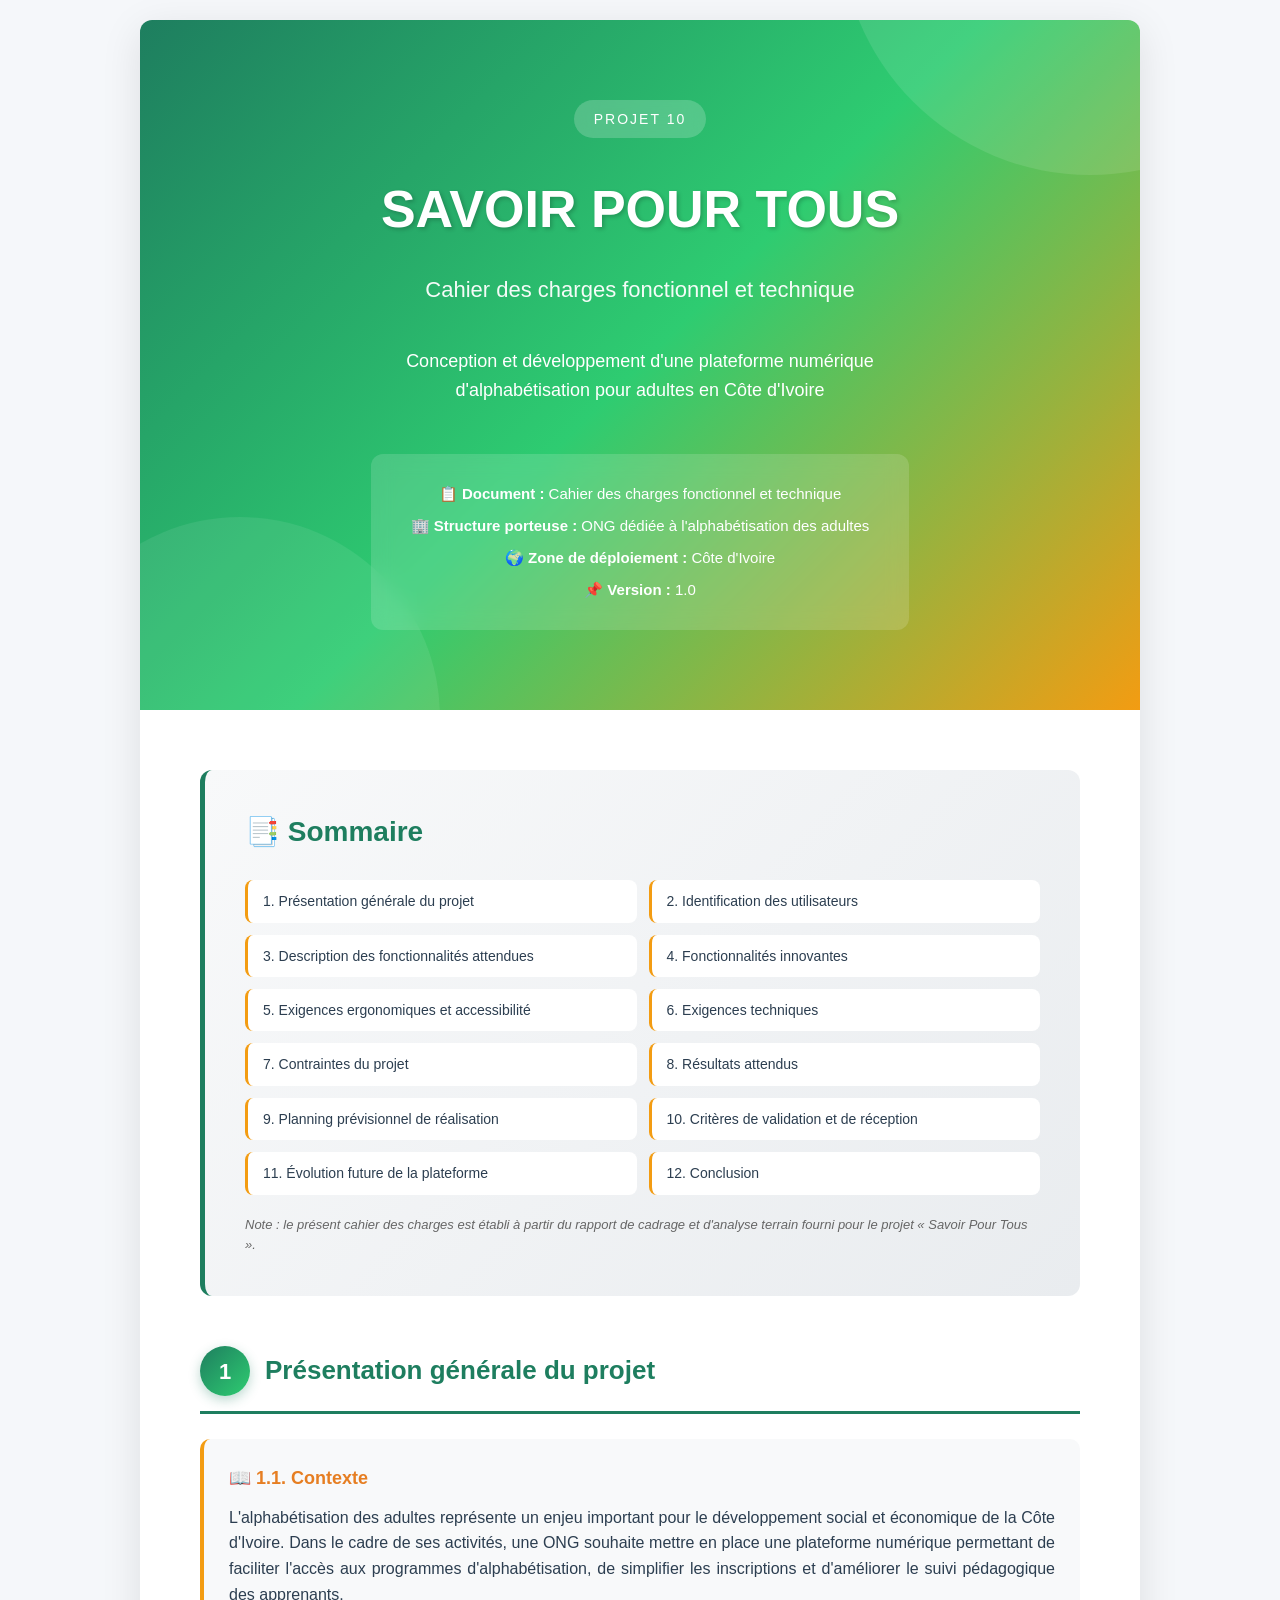
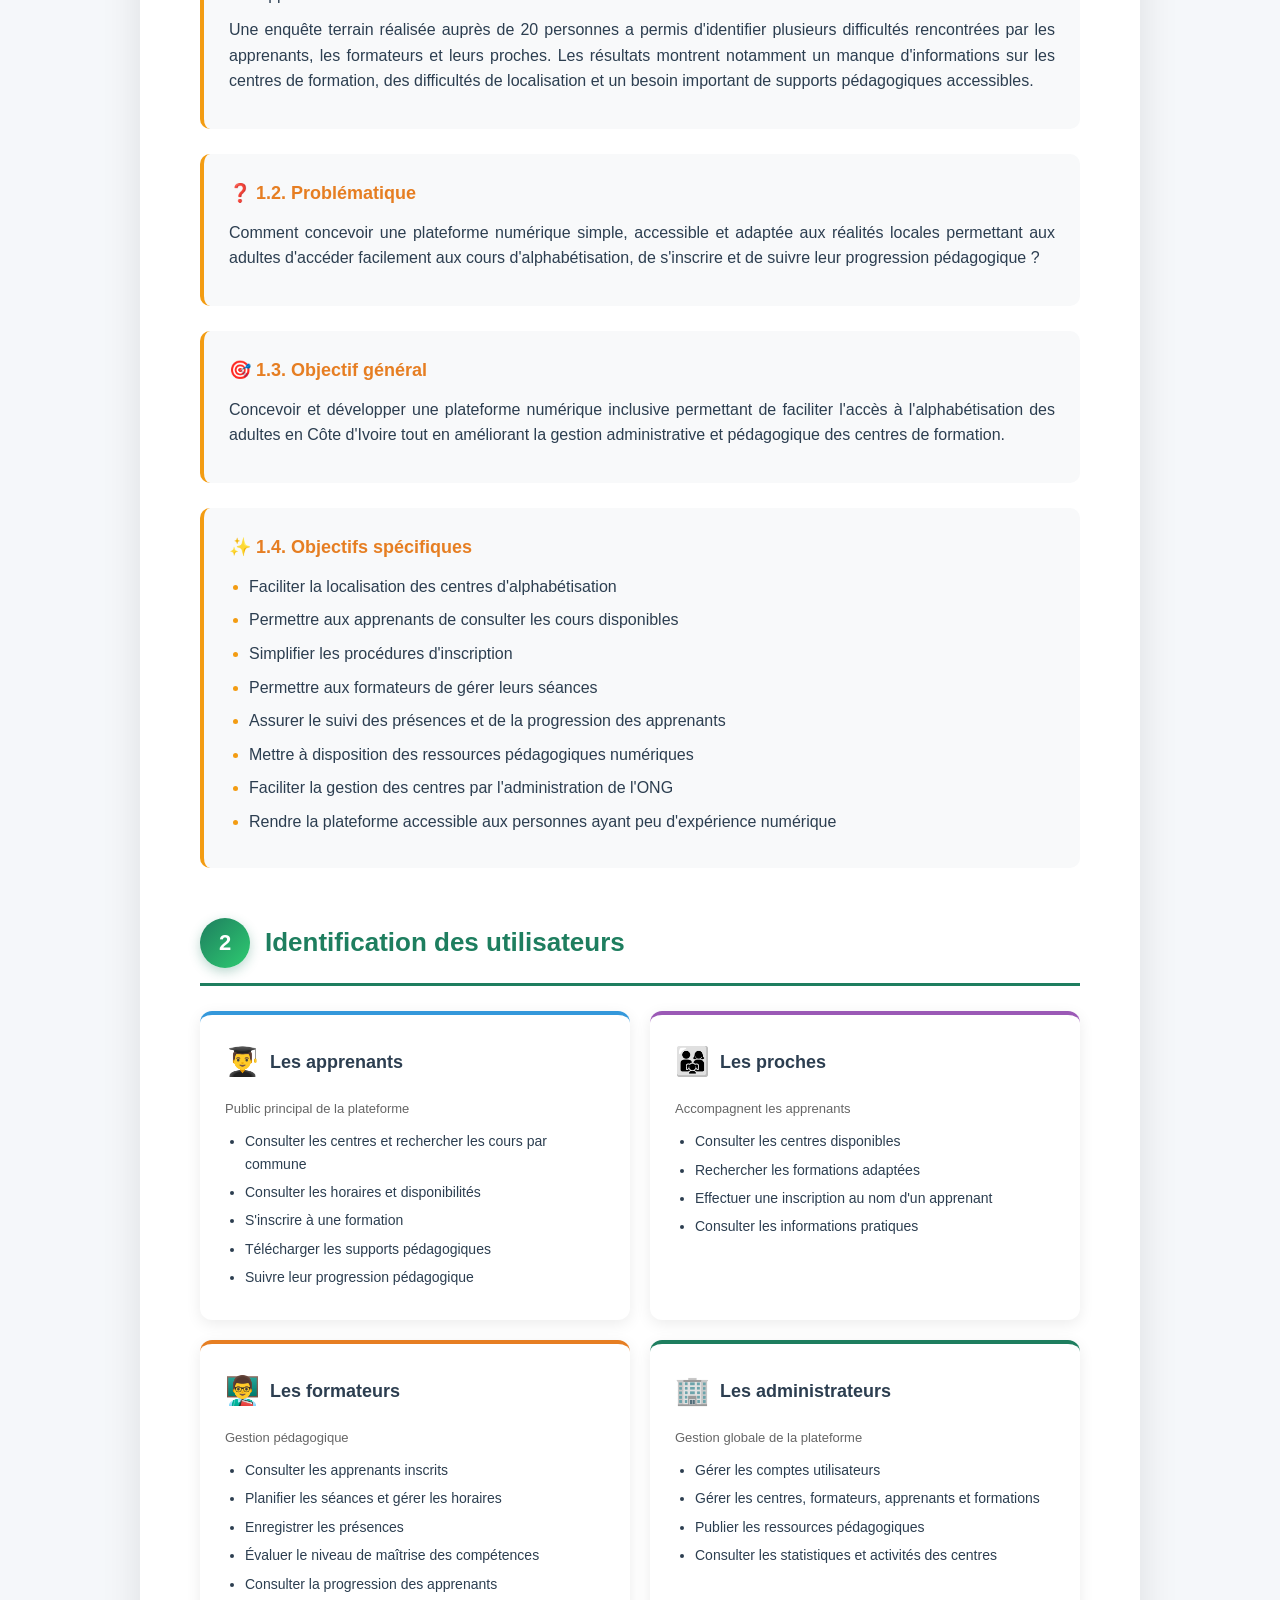
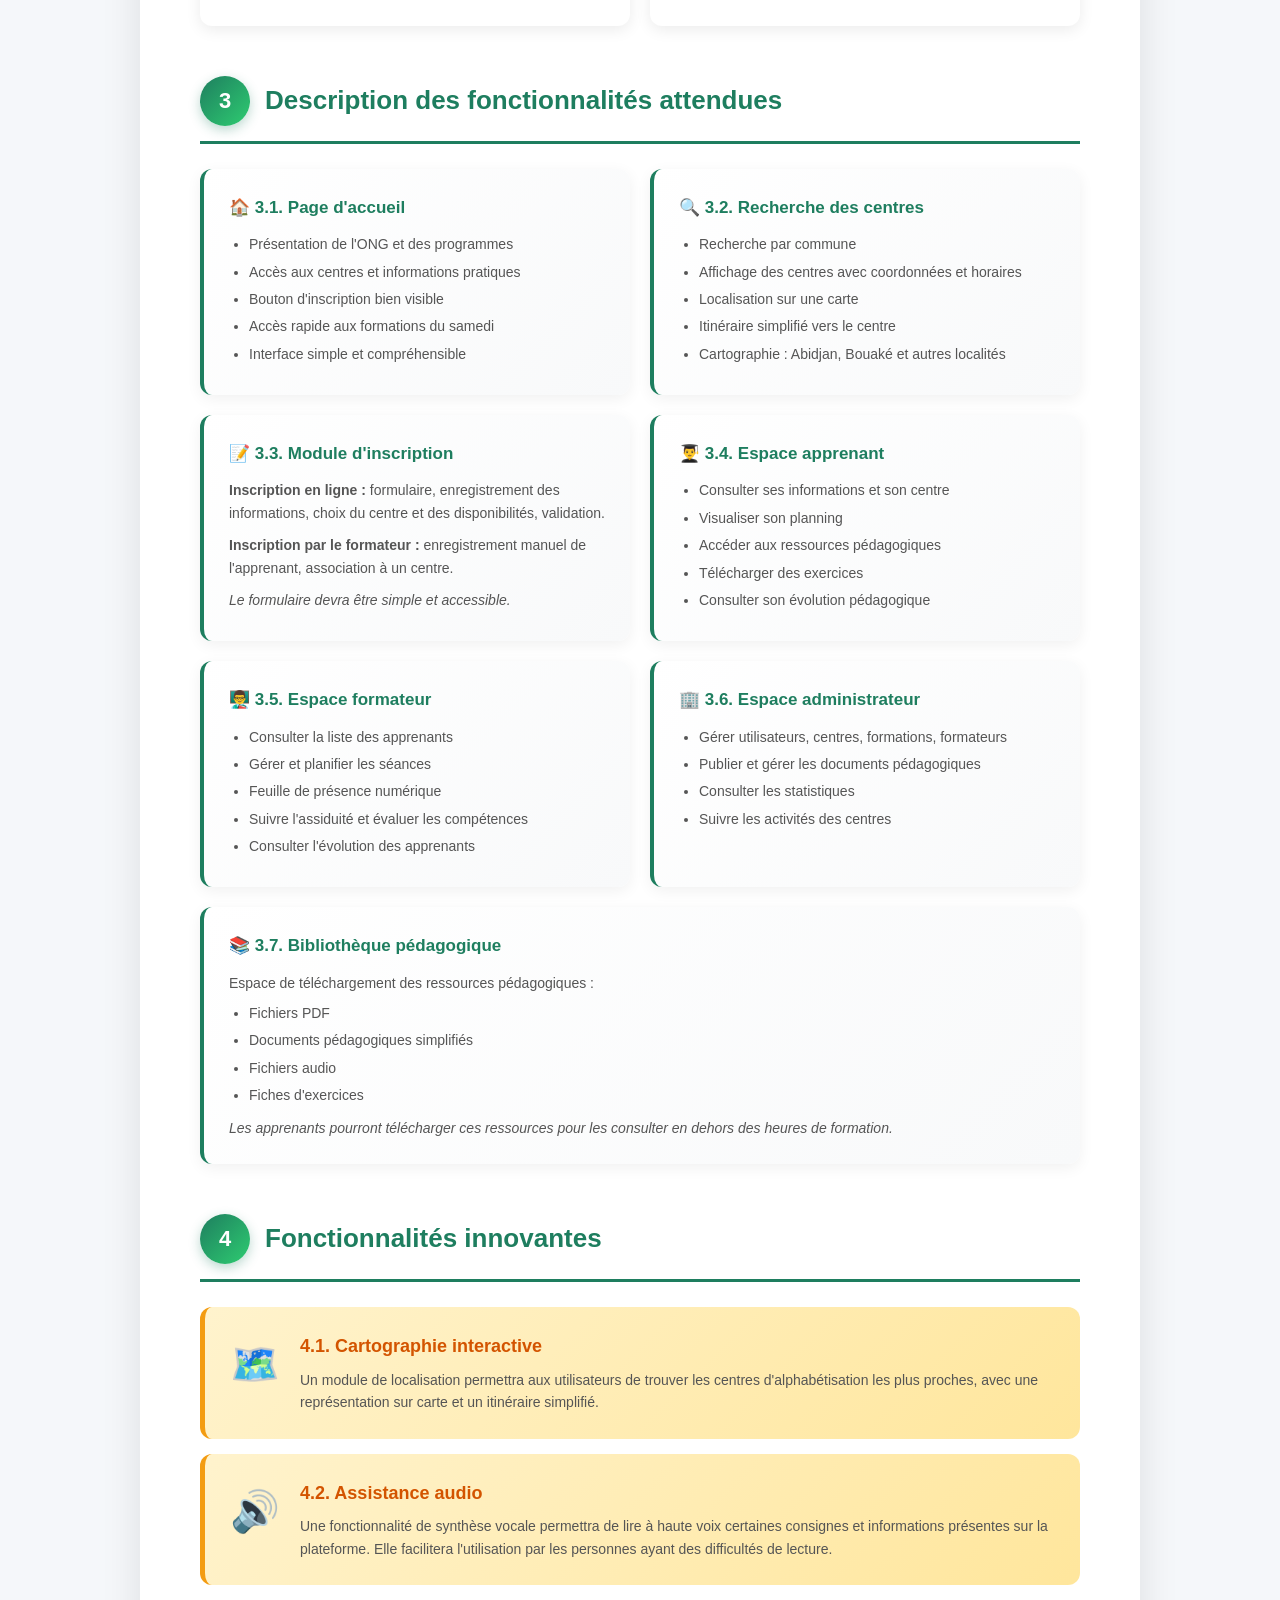
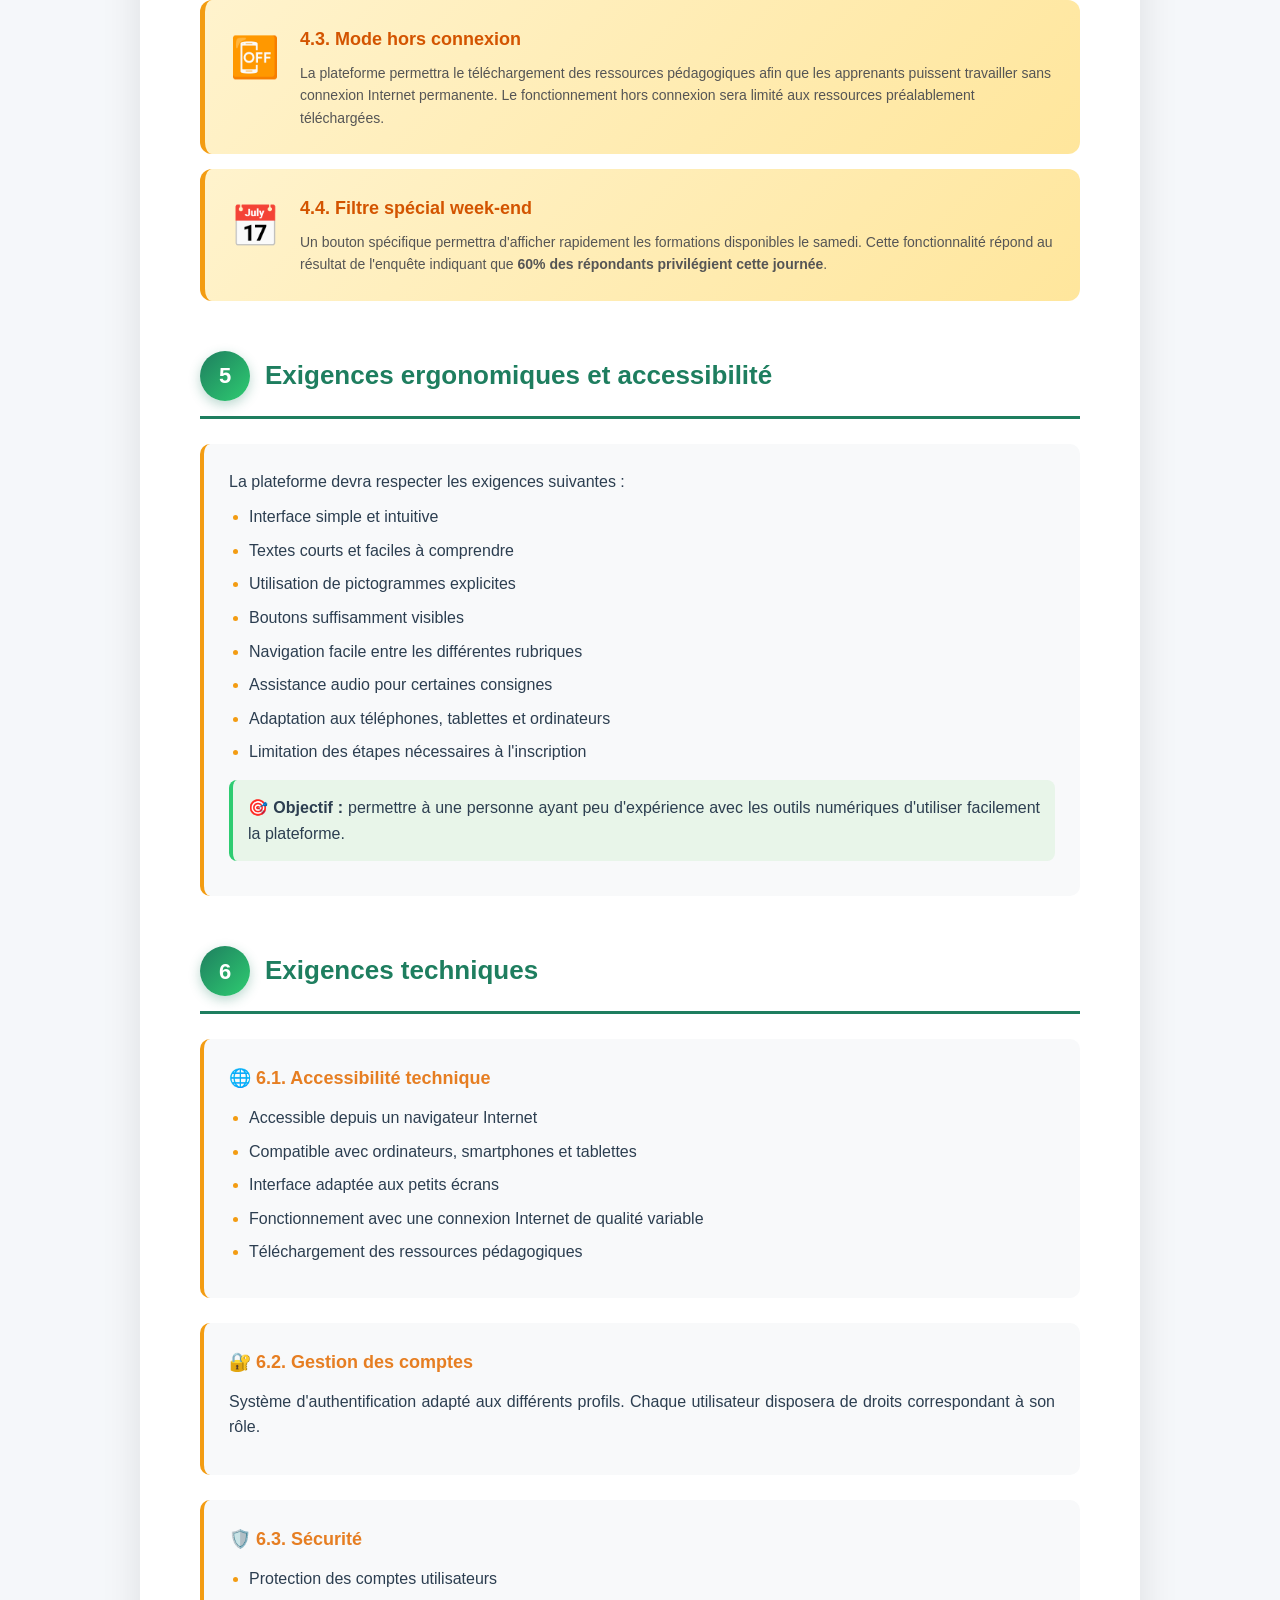
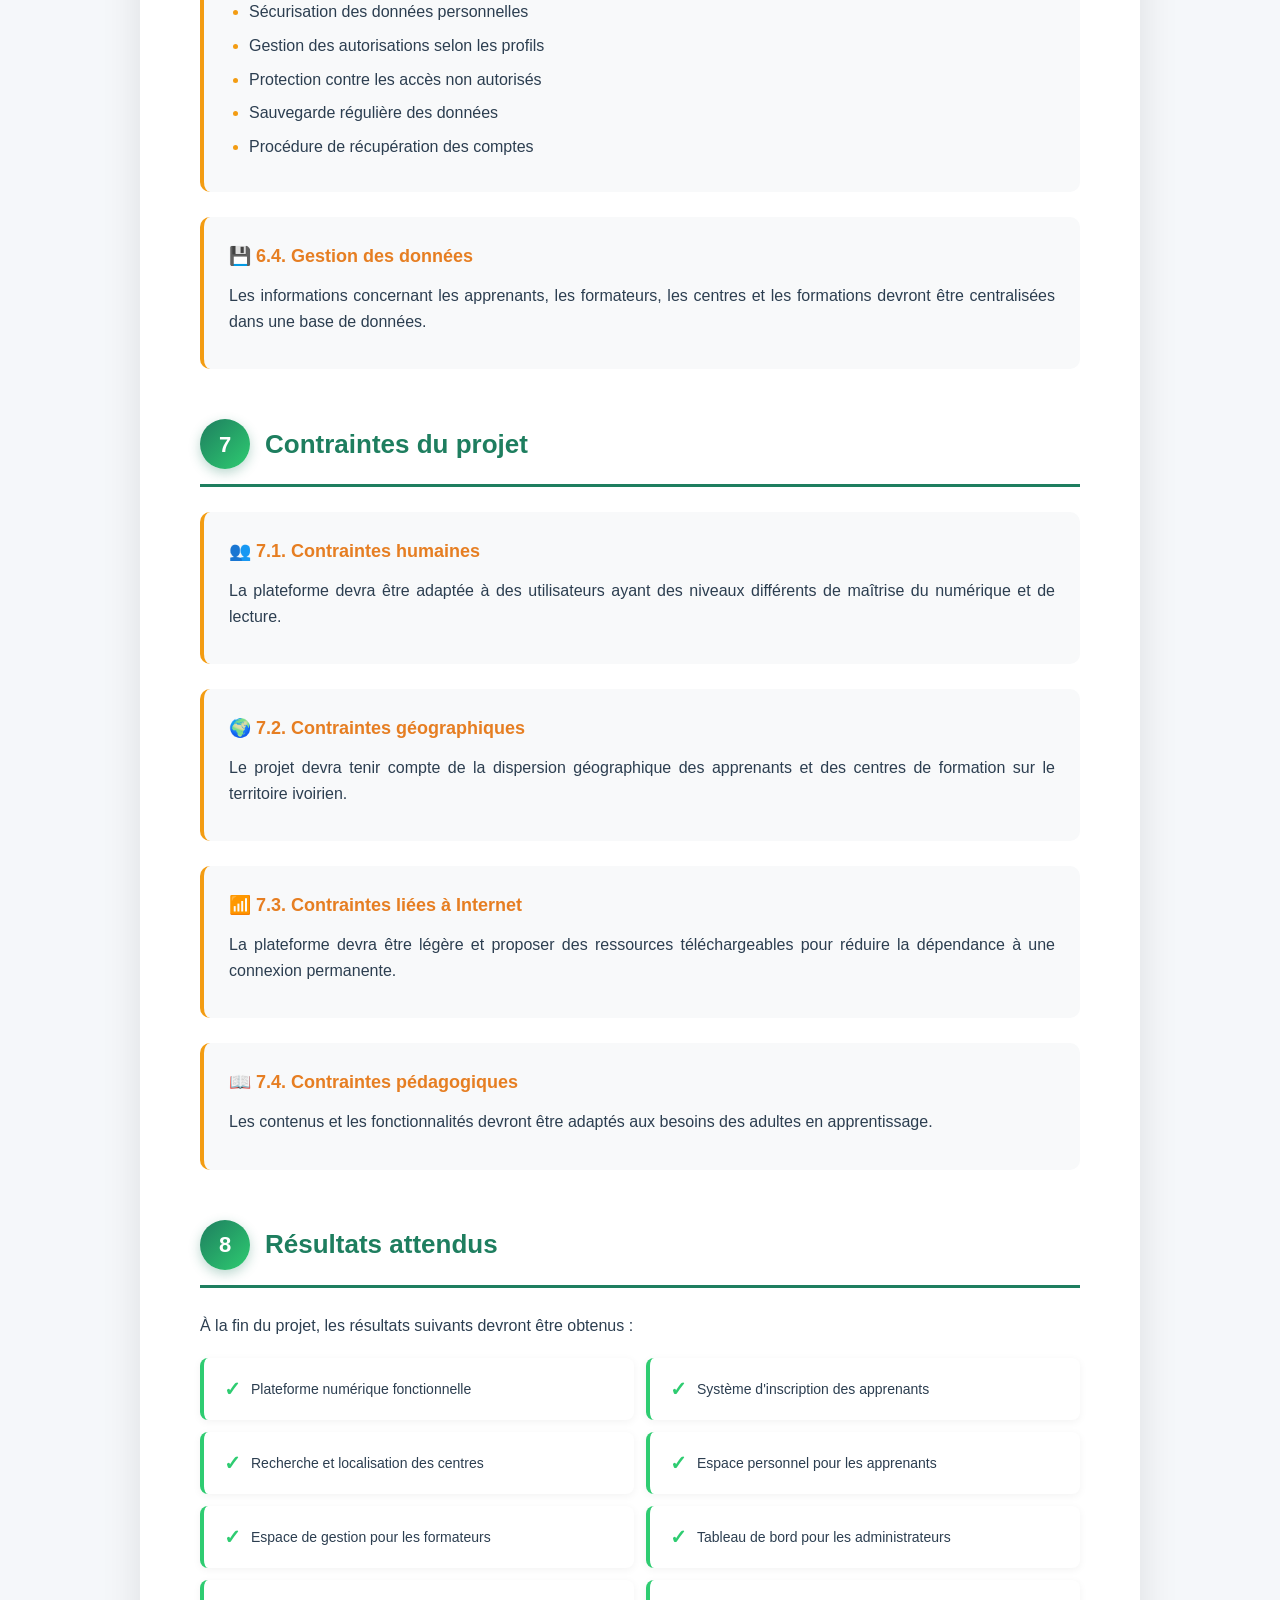
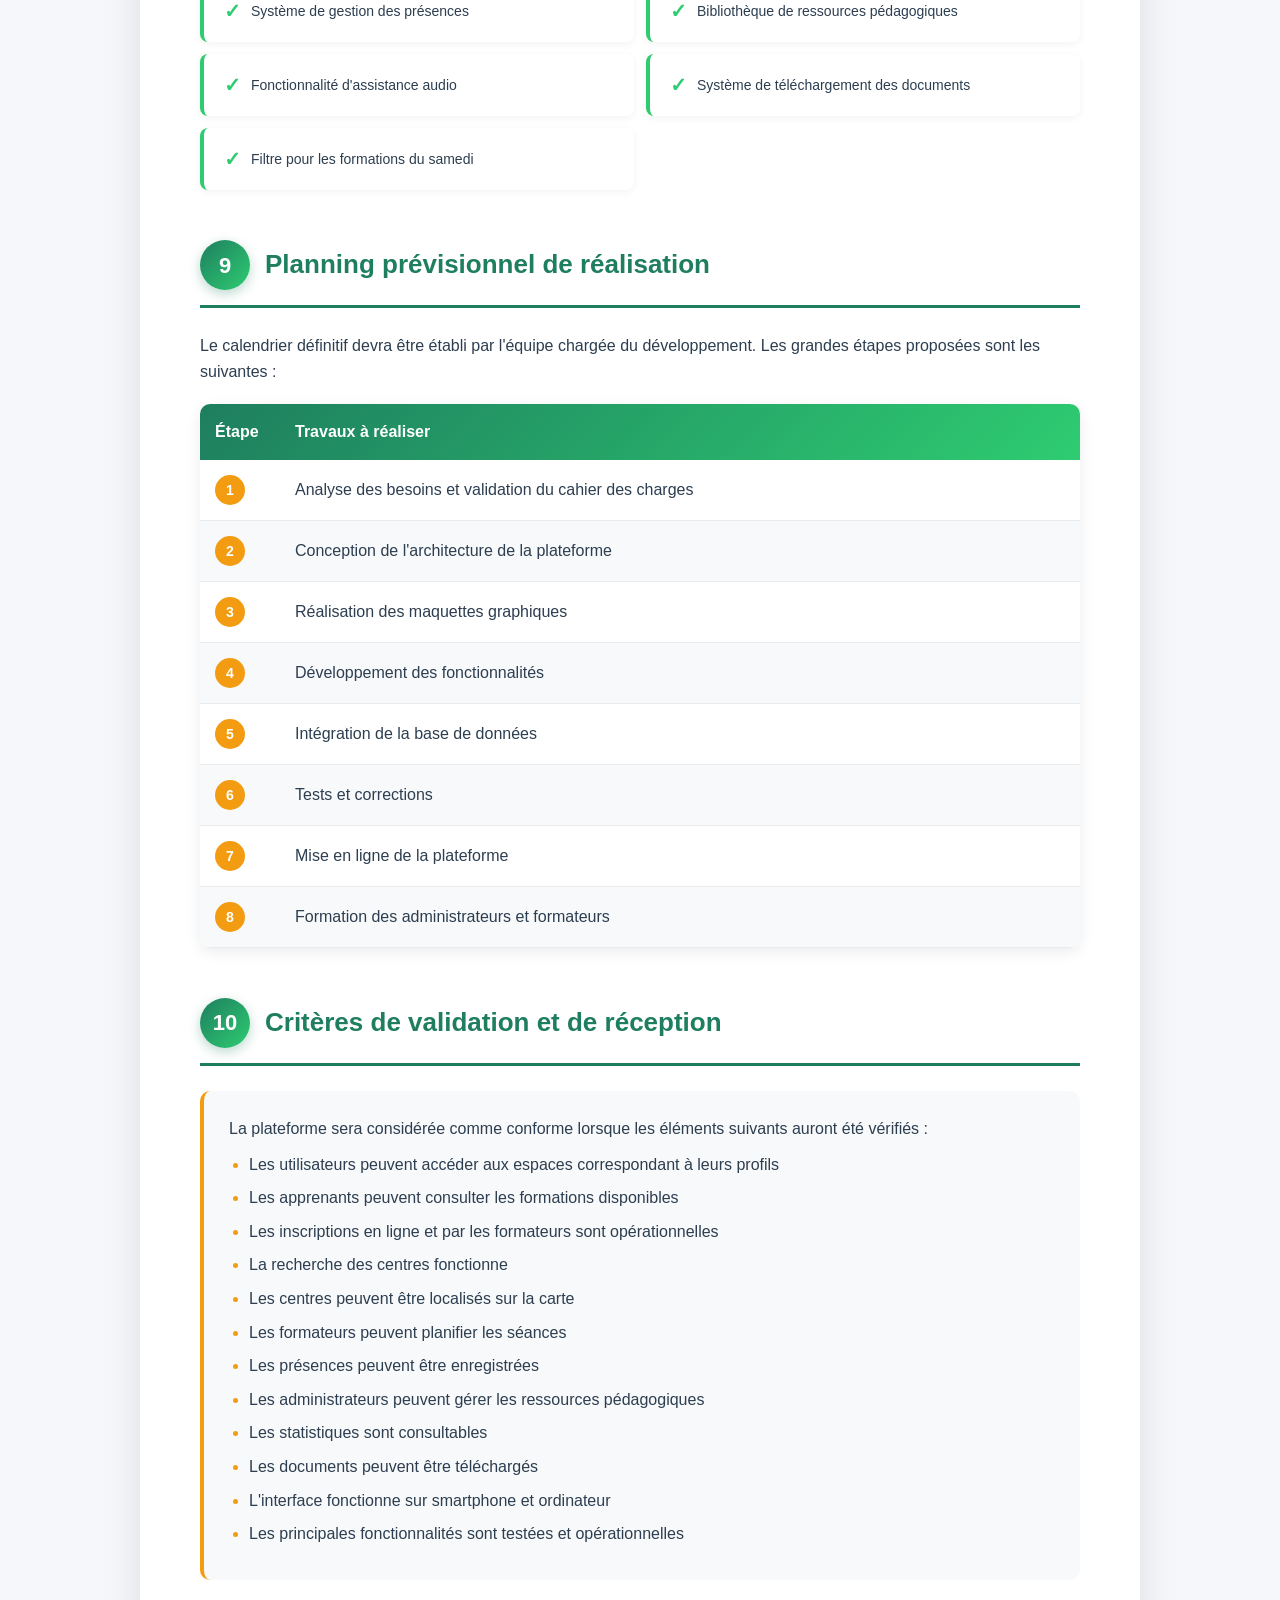
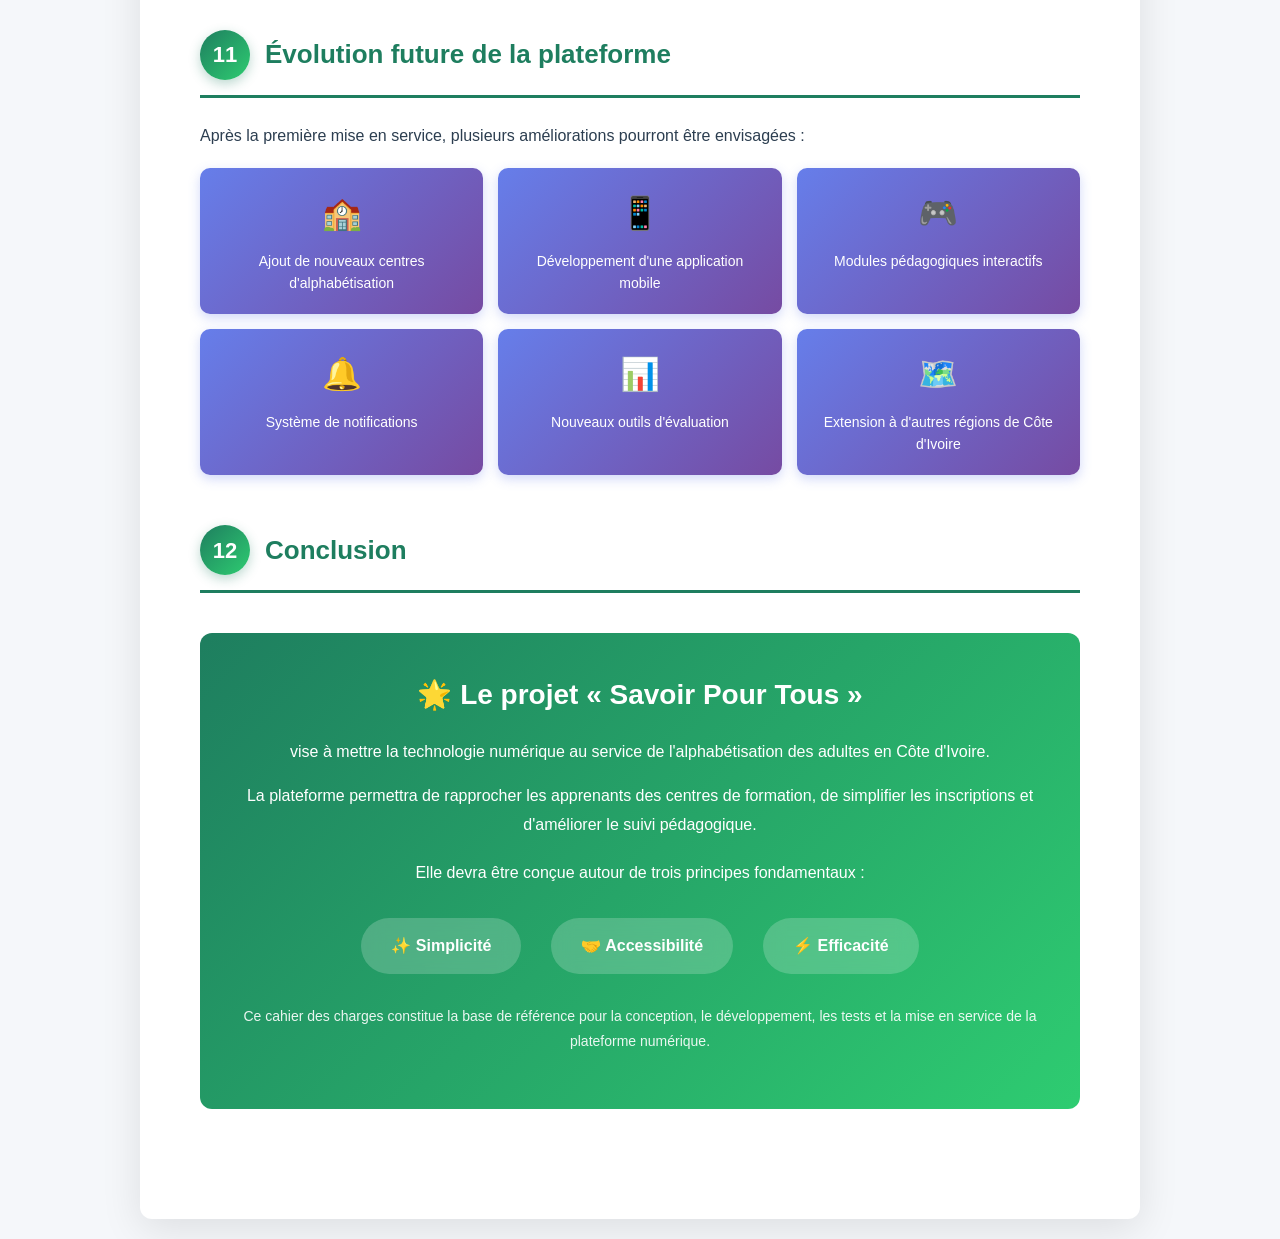
<file: cahierdescharges.html>
<!DOCTYPE html>
<html lang="fr">
<head>
<meta charset="UTF-8">
<meta name="viewport" content="width=device-width, initial-scale=1.0">
<title>Cahier des Charges - SAVOIR POUR TOUS</title>
<style>
  * {
    margin: 0;
    padding: 0;
    box-sizing: border-box;
  }
  
  body {
    font-family: 'Segoe UI', Tahoma, Geneva, Verdana, sans-serif;
    line-height: 1.6;
    color: #2c3e50;
    background: #f5f7fa;
    padding: 20px;
  }
  
  .container {
    max-width: 1000px;
    margin: 0 auto;
    background: white;
    box-shadow: 0 10px 40px rgba(0,0,0,0.1);
    border-radius: 12px;
    overflow: hidden;
  }
  
  /* PAGE DE GARDE */
  .cover {
    background: linear-gradient(135deg, #1e7e5f 0%, #2ecc71 50%, #f39c12 100%);
    color: white;
    padding: 80px 60px;
    text-align: center;
    position: relative;
    overflow: hidden;
  }
  
  .cover::before {
    content: '';
    position: absolute;
    top: -50%;
    right: -20%;
    width: 500px;
    height: 500px;
    background: rgba(255,255,255,0.1);
    border-radius: 50%;
  }
  
  .cover::after {
    content: '';
    position: absolute;
    bottom: -30%;
    left: -10%;
    width: 400px;
    height: 400px;
    background: rgba(255,255,255,0.08);
    border-radius: 50%;
  }
  
  .cover-content {
    position: relative;
    z-index: 2;
  }
  
  .project-tag {
    display: inline-block;
    background: rgba(255,255,255,0.2);
    padding: 8px 20px;
    border-radius: 30px;
    font-size: 14px;
    letter-spacing: 2px;
    margin-bottom: 30px;
    backdrop-filter: blur(10px);
  }
  
  .cover h1 {
    font-size: 52px;
    font-weight: 800;
    margin-bottom: 20px;
    text-shadow: 2px 2px 4px rgba(0,0,0,0.2);
  }
  
  .cover h2 {
    font-size: 22px;
    font-weight: 400;
    margin-bottom: 40px;
    opacity: 0.95;
  }
  
  .cover-info {
    display: inline-block;
    background: rgba(255,255,255,0.15);
    padding: 20px 40px;
    border-radius: 12px;
    backdrop-filter: blur(10px);
    margin-top: 20px;
  }
  
  .cover-info p {
    margin: 8px 0;
    font-size: 15px;
  }
  
  /* CONTENU */
  .content {
    padding: 60px;
  }
  
  /* SOMMAIRE */
  .sommaire {
    background: linear-gradient(135deg, #f8f9fa 0%, #e9ecef 100%);
    padding: 40px;
    border-radius: 12px;
    margin-bottom: 50px;
    border-left: 5px solid #1e7e5f;
  }
  
  .sommaire h2 {
    color: #1e7e5f;
    font-size: 28px;
    margin-bottom: 25px;
    display: flex;
    align-items: center;
    gap: 10px;
  }
  
  .sommaire ul {
    list-style: none;
    display: grid;
    grid-template-columns: 1fr 1fr;
    gap: 12px;
  }
  
  .sommaire li {
    padding: 10px 15px;
    background: white;
    border-radius: 8px;
    border-left: 3px solid #f39c12;
    font-size: 14px;
    transition: all 0.3s;
  }
  
  .sommaire li:hover {
    transform: translateX(5px);
    box-shadow: 0 4px 12px rgba(0,0,0,0.08);
  }
  
  /* SECTIONS */
  .section {
    margin-bottom: 50px;
    page-break-inside: avoid;
  }
  
  .section-header {
    display: flex;
    align-items: center;
    gap: 15px;
    margin-bottom: 25px;
    padding-bottom: 15px;
    border-bottom: 3px solid #1e7e5f;
  }
  
  .section-number {
    background: linear-gradient(135deg, #1e7e5f 0%, #2ecc71 100%);
    color: white;
    width: 50px;
    height: 50px;
    border-radius: 50%;
    display: flex;
    align-items: center;
    justify-content: center;
    font-size: 22px;
    font-weight: 700;
    box-shadow: 0 4px 12px rgba(30,126,95,0.3);
  }
  
  .section h2 {
    font-size: 26px;
    color: #1e7e5f;
    font-weight: 700;
  }
  
  .subsection {
    margin: 25px 0;
    padding: 25px;
    background: #f8f9fa;
    border-radius: 10px;
    border-left: 4px solid #f39c12;
  }
  
  .subsection h3 {
    color: #e67e22;
    font-size: 18px;
    margin-bottom: 12px;
    display: flex;
    align-items: center;
    gap: 8px;
  }
  
  .subsection p {
    margin-bottom: 10px;
    text-align: justify;
  }
  
  .subsection ul {
    margin-left: 20px;
    margin-top: 10px;
  }
  
  .subsection li {
    margin-bottom: 8px;
    position: relative;
  }
  
  .subsection li::marker {
    color: #f39c12;
  }
  
  /* CARTES UTILISATEURS */
  .users-grid {
    display: grid;
    grid-template-columns: repeat(2, 1fr);
    gap: 20px;
    margin-top: 20px;
  }
  
  .user-card {
    background: white;
    border-radius: 12px;
    padding: 25px;
    box-shadow: 0 4px 15px rgba(0,0,0,0.08);
    border-top: 4px solid;
    transition: transform 0.3s;
  }
  
  .user-card:hover {
    transform: translateY(-5px);
  }
  
  .user-card.apprenant { border-top-color: #3498db; }
  .user-card.proche { border-top-color: #9b59b6; }
  .user-card.formateur { border-top-color: #e67e22; }
  .user-card.admin { border-top-color: #1e7e5f; }
  
  .user-card h3 {
    font-size: 18px;
    margin-bottom: 15px;
    display: flex;
    align-items: center;
    gap: 10px;
  }
  
  .user-icon {
    font-size: 28px;
  }
  
  .user-card ul {
    margin-left: 20px;
  }
  
  .user-card li {
    margin-bottom: 6px;
    font-size: 14px;
  }
  
  /* CARTES FONCTIONNALITÉS */
  .features-grid {
    display: grid;
    grid-template-columns: repeat(2, 1fr);
    gap: 20px;
    margin-top: 20px;
  }
  
  .feature-card {
    background: linear-gradient(135deg, #ffffff 0%, #f8f9fa 100%);
    border-radius: 12px;
    padding: 25px;
    box-shadow: 0 4px 15px rgba(0,0,0,0.06);
    border-left: 4px solid #1e7e5f;
    transition: all 0.3s;
  }
  
  .feature-card:hover {
    box-shadow: 0 8px 25px rgba(30,126,95,0.15);
    transform: translateY(-3px);
  }
  
  .feature-card h3 {
    color: #1e7e5f;
    font-size: 17px;
    margin-bottom: 12px;
    display: flex;
    align-items: center;
    gap: 10px;
  }
  
  .feature-card p, .feature-card ul {
    font-size: 14px;
    color: #555;
  }
  
  .feature-card ul {
    margin-left: 20px;
    margin-top: 8px;
  }
  
  .feature-card li {
    margin-bottom: 5px;
  }
  
  /* INNOVATIONS */
  .innovation-card {
    background: linear-gradient(135deg, #fff3cd 0%, #ffe69c 100%);
    border-radius: 12px;
    padding: 25px;
    margin-bottom: 15px;
    border-left: 5px solid #f39c12;
    display: flex;
    gap: 20px;
    align-items: flex-start;
  }
  
  .innovation-icon {
    font-size: 40px;
    flex-shrink: 0;
  }
  
  .innovation-card h3 {
    color: #d35400;
    font-size: 18px;
    margin-bottom: 8px;
  }
  
  .innovation-card p {
    font-size: 14px;
    color: #555;
  }
  
  /* TABLEAU PLANNING */
  .planning-table {
    width: 100%;
    border-collapse: collapse;
    margin-top: 20px;
    border-radius: 10px;
    overflow: hidden;
    box-shadow: 0 4px 15px rgba(0,0,0,0.08);
  }
  
  .planning-table thead {
    background: linear-gradient(135deg, #1e7e5f 0%, #2ecc71 100%);
    color: white;
  }
  
  .planning-table th {
    padding: 15px;
    text-align: left;
    font-weight: 600;
  }
  
  .planning-table td {
    padding: 15px;
    border-bottom: 1px solid #e9ecef;
  }
  
  .planning-table tbody tr {
    background: white;
    transition: background 0.2s;
  }
  
  .planning-table tbody tr:nth-child(even) {
    background: #f8f9fa;
  }
  
  .planning-table tbody tr:hover {
    background: #e8f5e9;
  }
  
  .step-number {
    background: #f39c12;
    color: white;
    width: 30px;
    height: 30px;
    border-radius: 50%;
    display: inline-flex;
    align-items: center;
    justify-content: center;
    font-weight: 700;
    font-size: 14px;
  }
  
  /* RÉSULTATS */
  .results-list {
    display: grid;
    grid-template-columns: repeat(2, 1fr);
    gap: 12px;
    margin-top: 20px;
  }
  
  .result-item {
    background: white;
    padding: 15px 20px;
    border-radius: 8px;
    border-left: 4px solid #2ecc71;
    box-shadow: 0 2px 8px rgba(0,0,0,0.05);
    display: flex;
    align-items: center;
    gap: 10px;
    font-size: 14px;
  }
  
  .result-check {
    color: #2ecc71;
    font-size: 20px;
    font-weight: 700;
  }
  
  /* ÉVOLUTION */
  .evolution-grid {
    display: grid;
    grid-template-columns: repeat(3, 1fr);
    gap: 15px;
    margin-top: 20px;
  }
  
  .evolution-item {
    background: linear-gradient(135deg, #667eea 0%, #764ba2 100%);
    color: white;
    padding: 20px;
    border-radius: 10px;
    text-align: center;
    font-size: 14px;
    box-shadow: 0 4px 12px rgba(102,126,234,0.3);
    transition: transform 0.3s;
  }
  
  .evolution-item:hover {
    transform: scale(1.05);
  }
  
  .evolution-icon {
    font-size: 32px;
    margin-bottom: 10px;
  }
  
  /* CONCLUSION */
  .conclusion {
    background: linear-gradient(135deg, #1e7e5f 0%, #2ecc71 100%);
    color: white;
    padding: 40px;
    border-radius: 12px;
    text-align: center;
    margin-top: 40px;
  }
  
  .conclusion h2 {
    color: white;
    font-size: 28px;
    margin-bottom: 20px;
  }
  
  .conclusion p {
    font-size: 16px;
    margin-bottom: 15px;
    line-height: 1.8;
  }
  
  .principles {
    display: flex;
    justify-content: center;
    gap: 30px;
    margin-top: 30px;
    flex-wrap: wrap;
  }
  
  .principle {
    background: rgba(255,255,255,0.2);
    padding: 15px 30px;
    border-radius: 30px;
    backdrop-filter: blur(10px);
    font-weight: 600;
    font-size: 16px;
  }
  
  /* PRINT */
  @media print {
    body {
      background: white;
      padding: 0;
    }
    .container {
      box-shadow: none;
      border-radius: 0;
    }
    .cover {
      page-break-after: always;
    }
    .section {
      page-break-inside: avoid;
    }
  }
  
  @media (max-width: 768px) {
    .content { padding: 30px 20px; }
    .cover { padding: 50px 30px; }
    .cover h1 { font-size: 36px; }
    .cover h2 { font-size: 18px; }
    .users-grid, .features-grid, .results-list, .evolution-grid {
      grid-template-columns: 1fr;
    }
    .sommaire ul { grid-template-columns: 1fr; }
  }
</style>
</head>
<body>

<div class="container">

  <!-- PAGE DE GARDE -->
  <div class="cover">
    <div class="cover-content">
      <div class="project-tag">PROJET 10</div>
      <h1>SAVOIR POUR TOUS</h1>
      <h2>Cahier des charges fonctionnel et technique</h2>
      <p style="font-size: 18px; margin-bottom: 30px;">Conception et développement d'une plateforme numérique<br>d'alphabétisation pour adultes en Côte d'Ivoire</p>
      <div class="cover-info">
        <p><strong>📋 Document :</strong> Cahier des charges fonctionnel et technique</p>
        <p><strong>🏢 Structure porteuse :</strong> ONG dédiée à l'alphabétisation des adultes</p>
        <p><strong>🌍 Zone de déploiement :</strong> Côte d'Ivoire</p>
        <p><strong>📌 Version :</strong> 1.0</p>
      </div>
    </div>
  </div>

  <div class="content">

    <!-- SOMMAIRE -->
    <div class="sommaire">
      <h2>📑 Sommaire</h2>
      <ul>
        <li>1. Présentation générale du projet</li>
        <li>2. Identification des utilisateurs</li>
        <li>3. Description des fonctionnalités attendues</li>
        <li>4. Fonctionnalités innovantes</li>
        <li>5. Exigences ergonomiques et accessibilité</li>
        <li>6. Exigences techniques</li>
        <li>7. Contraintes du projet</li>
        <li>8. Résultats attendus</li>
        <li>9. Planning prévisionnel de réalisation</li>
        <li>10. Critères de validation et de réception</li>
        <li>11. Évolution future de la plateforme</li>
        <li>12. Conclusion</li>
      </ul>
      <p style="margin-top: 20px; font-size: 13px; color: #666; font-style: italic;">
        Note : le présent cahier des charges est établi à partir du rapport de cadrage et d'analyse terrain fourni pour le projet « Savoir Pour Tous ».
      </p>
    </div>

    <!-- 1. PRÉSENTATION -->
    <div class="section">
      <div class="section-header">
        <div class="section-number">1</div>
        <h2>Présentation générale du projet</h2>
      </div>

      <div class="subsection">
        <h3>📖 1.1. Contexte</h3>
        <p>L'alphabétisation des adultes représente un enjeu important pour le développement social et économique de la Côte d'Ivoire. Dans le cadre de ses activités, une ONG souhaite mettre en place une plateforme numérique permettant de faciliter l'accès aux programmes d'alphabétisation, de simplifier les inscriptions et d'améliorer le suivi pédagogique des apprenants.</p>
        <p>Une enquête terrain réalisée auprès de 20 personnes a permis d'identifier plusieurs difficultés rencontrées par les apprenants, les formateurs et leurs proches. Les résultats montrent notamment un manque d'informations sur les centres de formation, des difficultés de localisation et un besoin important de supports pédagogiques accessibles.</p>
      </div>

      <div class="subsection">
        <h3>❓ 1.2. Problématique</h3>
        <p>Comment concevoir une plateforme numérique simple, accessible et adaptée aux réalités locales permettant aux adultes d'accéder facilement aux cours d'alphabétisation, de s'inscrire et de suivre leur progression pédagogique ?</p>
      </div>

      <div class="subsection">
        <h3>🎯 1.3. Objectif général</h3>
        <p>Concevoir et développer une plateforme numérique inclusive permettant de faciliter l'accès à l'alphabétisation des adultes en Côte d'Ivoire tout en améliorant la gestion administrative et pédagogique des centres de formation.</p>
      </div>

      <div class="subsection">
        <h3>✨ 1.4. Objectifs spécifiques</h3>
        <ul>
          <li>Faciliter la localisation des centres d'alphabétisation</li>
          <li>Permettre aux apprenants de consulter les cours disponibles</li>
          <li>Simplifier les procédures d'inscription</li>
          <li>Permettre aux formateurs de gérer leurs séances</li>
          <li>Assurer le suivi des présences et de la progression des apprenants</li>
          <li>Mettre à disposition des ressources pédagogiques numériques</li>
          <li>Faciliter la gestion des centres par l'administration de l'ONG</li>
          <li>Rendre la plateforme accessible aux personnes ayant peu d'expérience numérique</li>
        </ul>
      </div>
    </div>

    <!-- 2. UTILISATEURS -->
    <div class="section">
      <div class="section-header">
        <div class="section-number">2</div>
        <h2>Identification des utilisateurs</h2>
      </div>

      <div class="users-grid">
        <div class="user-card apprenant">
          <h3><span class="user-icon">👨‍🎓</span> Les apprenants</h3>
          <p style="font-size: 13px; color: #666; margin-bottom: 10px;">Public principal de la plateforme</p>
          <ul>
            <li>Consulter les centres et rechercher les cours par commune</li>
            <li>Consulter les horaires et disponibilités</li>
            <li>S'inscrire à une formation</li>
            <li>Télécharger les supports pédagogiques</li>
            <li>Suivre leur progression pédagogique</li>
          </ul>
        </div>

        <div class="user-card proche">
          <h3><span class="user-icon">👨‍👩‍👧</span> Les proches</h3>
          <p style="font-size: 13px; color: #666; margin-bottom: 10px;">Accompagnent les apprenants</p>
          <ul>
            <li>Consulter les centres disponibles</li>
            <li>Rechercher les formations adaptées</li>
            <li>Effectuer une inscription au nom d'un apprenant</li>
            <li>Consulter les informations pratiques</li>
          </ul>
        </div>

        <div class="user-card formateur">
          <h3><span class="user-icon">👨‍🏫</span> Les formateurs</h3>
          <p style="font-size: 13px; color: #666; margin-bottom: 10px;">Gestion pédagogique</p>
          <ul>
            <li>Consulter les apprenants inscrits</li>
            <li>Planifier les séances et gérer les horaires</li>
            <li>Enregistrer les présences</li>
            <li>Évaluer le niveau de maîtrise des compétences</li>
            <li>Consulter la progression des apprenants</li>
          </ul>
        </div>

        <div class="user-card admin">
          <h3><span class="user-icon">🏢</span> Les administrateurs</h3>
          <p style="font-size: 13px; color: #666; margin-bottom: 10px;">Gestion globale de la plateforme</p>
          <ul>
            <li>Gérer les comptes utilisateurs</li>
            <li>Gérer les centres, formateurs, apprenants et formations</li>
            <li>Publier les ressources pédagogiques</li>
            <li>Consulter les statistiques et activités des centres</li>
          </ul>
        </div>
      </div>
    </div>

    <!-- 3. FONCTIONNALITÉS -->
    <div class="section">
      <div class="section-header">
        <div class="section-number">3</div>
        <h2>Description des fonctionnalités attendues</h2>
      </div>

      <div class="features-grid">
        <div class="feature-card">
          <h3>🏠 3.1. Page d'accueil</h3>
          <ul>
            <li>Présentation de l'ONG et des programmes</li>
            <li>Accès aux centres et informations pratiques</li>
            <li>Bouton d'inscription bien visible</li>
            <li>Accès rapide aux formations du samedi</li>
            <li>Interface simple et compréhensible</li>
          </ul>
        </div>

        <div class="feature-card">
          <h3>🔍 3.2. Recherche des centres</h3>
          <ul>
            <li>Recherche par commune</li>
            <li>Affichage des centres avec coordonnées et horaires</li>
            <li>Localisation sur une carte</li>
            <li>Itinéraire simplifié vers le centre</li>
            <li>Cartographie : Abidjan, Bouaké et autres localités</li>
          </ul>
        </div>

        <div class="feature-card">
          <h3>📝 3.3. Module d'inscription</h3>
          <p><strong>Inscription en ligne :</strong> formulaire, enregistrement des informations, choix du centre et des disponibilités, validation.</p>
          <p style="margin-top: 10px;"><strong>Inscription par le formateur :</strong> enregistrement manuel de l'apprenant, association à un centre.</p>
          <p style="margin-top: 10px;"><em>Le formulaire devra être simple et accessible.</em></p>
        </div>

        <div class="feature-card">
          <h3>👨‍🎓 3.4. Espace apprenant</h3>
          <ul>
            <li>Consulter ses informations et son centre</li>
            <li>Visualiser son planning</li>
            <li>Accéder aux ressources pédagogiques</li>
            <li>Télécharger des exercices</li>
            <li>Consulter son évolution pédagogique</li>
          </ul>
        </div>

        <div class="feature-card">
          <h3>👨‍🏫 3.5. Espace formateur</h3>
          <ul>
            <li>Consulter la liste des apprenants</li>
            <li>Gérer et planifier les séances</li>
            <li>Feuille de présence numérique</li>
            <li>Suivre l'assiduité et évaluer les compétences</li>
            <li>Consulter l'évolution des apprenants</li>
          </ul>
        </div>

        <div class="feature-card">
          <h3>🏢 3.6. Espace administrateur</h3>
          <ul>
            <li>Gérer utilisateurs, centres, formations, formateurs</li>
            <li>Publier et gérer les documents pédagogiques</li>
            <li>Consulter les statistiques</li>
            <li>Suivre les activités des centres</li>
          </ul>
        </div>
      </div>

      <div class="feature-card" style="margin-top: 20px;">
        <h3>📚 3.7. Bibliothèque pédagogique</h3>
        <p>Espace de téléchargement des ressources pédagogiques :</p>
        <ul>
          <li>Fichiers PDF</li>
          <li>Documents pédagogiques simplifiés</li>
          <li>Fichiers audio</li>
          <li>Fiches d'exercices</li>
        </ul>
        <p style="margin-top: 10px;"><em>Les apprenants pourront télécharger ces ressources pour les consulter en dehors des heures de formation.</em></p>
      </div>
    </div>

    <!-- 4. INNOVATIONS -->
    <div class="section">
      <div class="section-header">
        <div class="section-number">4</div>
        <h2>Fonctionnalités innovantes</h2>
      </div>

      <div class="innovation-card">
        <div class="innovation-icon">🗺️</div>
        <div>
          <h3>4.1. Cartographie interactive</h3>
          <p>Un module de localisation permettra aux utilisateurs de trouver les centres d'alphabétisation les plus proches, avec une représentation sur carte et un itinéraire simplifié.</p>
        </div>
      </div>

      <div class="innovation-card">
        <div class="innovation-icon">🔊</div>
        <div>
          <h3>4.2. Assistance audio</h3>
          <p>Une fonctionnalité de synthèse vocale permettra de lire à haute voix certaines consignes et informations présentes sur la plateforme. Elle facilitera l'utilisation par les personnes ayant des difficultés de lecture.</p>
        </div>
      </div>

      <div class="innovation-card">
        <div class="innovation-icon">📴</div>
        <div>
          <h3>4.3. Mode hors connexion</h3>
          <p>La plateforme permettra le téléchargement des ressources pédagogiques afin que les apprenants puissent travailler sans connexion Internet permanente. Le fonctionnement hors connexion sera limité aux ressources préalablement téléchargées.</p>
        </div>
      </div>

      <div class="innovation-card">
        <div class="innovation-icon">📅</div>
        <div>
          <h3>4.4. Filtre spécial week-end</h3>
          <p>Un bouton spécifique permettra d'afficher rapidement les formations disponibles le samedi. Cette fonctionnalité répond au résultat de l'enquête indiquant que <strong>60% des répondants privilégient cette journée</strong>.</p>
        </div>
      </div>
    </div>

    <!-- 5. ERGONOMIE -->
    <div class="section">
      <div class="section-header">
        <div class="section-number">5</div>
        <h2>Exigences ergonomiques et accessibilité</h2>
      </div>

      <div class="subsection">
        <p>La plateforme devra respecter les exigences suivantes :</p>
        <ul>
          <li>Interface simple et intuitive</li>
          <li>Textes courts et faciles à comprendre</li>
          <li>Utilisation de pictogrammes explicites</li>
          <li>Boutons suffisamment visibles</li>
          <li>Navigation facile entre les différentes rubriques</li>
          <li>Assistance audio pour certaines consignes</li>
          <li>Adaptation aux téléphones, tablettes et ordinateurs</li>
          <li>Limitation des étapes nécessaires à l'inscription</li>
        </ul>
        <p style="margin-top: 15px; padding: 15px; background: #e8f5e9; border-radius: 8px; border-left: 4px solid #2ecc71;">
          <strong>🎯 Objectif :</strong> permettre à une personne ayant peu d'expérience avec les outils numériques d'utiliser facilement la plateforme.
        </p>
      </div>
    </div>

    <!-- 6. TECHNIQUE -->
    <div class="section">
      <div class="section-header">
        <div class="section-number">6</div>
        <h2>Exigences techniques</h2>
      </div>

      <div class="subsection">
        <h3>🌐 6.1. Accessibilité technique</h3>
        <ul>
          <li>Accessible depuis un navigateur Internet</li>
          <li>Compatible avec ordinateurs, smartphones et tablettes</li>
          <li>Interface adaptée aux petits écrans</li>
          <li>Fonctionnement avec une connexion Internet de qualité variable</li>
          <li>Téléchargement des ressources pédagogiques</li>
        </ul>
      </div>

      <div class="subsection">
        <h3>🔐 6.2. Gestion des comptes</h3>
        <p>Système d'authentification adapté aux différents profils. Chaque utilisateur disposera de droits correspondant à son rôle.</p>
      </div>

      <div class="subsection">
        <h3>🛡️ 6.3. Sécurité</h3>
        <ul>
          <li>Protection des comptes utilisateurs</li>
          <li>Sécurisation des données personnelles</li>
          <li>Gestion des autorisations selon les profils</li>
          <li>Protection contre les accès non autorisés</li>
          <li>Sauvegarde régulière des données</li>
          <li>Procédure de récupération des comptes</li>
        </ul>
      </div>

      <div class="subsection">
        <h3>💾 6.4. Gestion des données</h3>
        <p>Les informations concernant les apprenants, les formateurs, les centres et les formations devront être centralisées dans une base de données.</p>
      </div>
    </div>

    <!-- 7. CONTRAINTES -->
    <div class="section">
      <div class="section-header">
        <div class="section-number">7</div>
        <h2>Contraintes du projet</h2>
      </div>

      <div class="subsection">
        <h3>👥 7.1. Contraintes humaines</h3>
        <p>La plateforme devra être adaptée à des utilisateurs ayant des niveaux différents de maîtrise du numérique et de lecture.</p>
      </div>

      <div class="subsection">
        <h3>🌍 7.2. Contraintes géographiques</h3>
        <p>Le projet devra tenir compte de la dispersion géographique des apprenants et des centres de formation sur le territoire ivoirien.</p>
      </div>

      <div class="subsection">
        <h3>📶 7.3. Contraintes liées à Internet</h3>
        <p>La plateforme devra être légère et proposer des ressources téléchargeables pour réduire la dépendance à une connexion permanente.</p>
      </div>

      <div class="subsection">
        <h3>📖 7.4. Contraintes pédagogiques</h3>
        <p>Les contenus et les fonctionnalités devront être adaptés aux besoins des adultes en apprentissage.</p>
      </div>
    </div>

    <!-- 8. RÉSULTATS -->
    <div class="section">
      <div class="section-header">
        <div class="section-number">8</div>
        <h2>Résultats attendus</h2>
      </div>

      <p>À la fin du projet, les résultats suivants devront être obtenus :</p>

      <div class="results-list">
        <div class="result-item"><span class="result-check">✓</span> Plateforme numérique fonctionnelle</div>
        <div class="result-item"><span class="result-check">✓</span> Système d'inscription des apprenants</div>
        <div class="result-item"><span class="result-check">✓</span> Recherche et localisation des centres</div>
        <div class="result-item"><span class="result-check">✓</span> Espace personnel pour les apprenants</div>
        <div class="result-item"><span class="result-check">✓</span> Espace de gestion pour les formateurs</div>
        <div class="result-item"><span class="result-check">✓</span> Tableau de bord pour les administrateurs</div>
        <div class="result-item"><span class="result-check">✓</span> Système de gestion des présences</div>
        <div class="result-item"><span class="result-check">✓</span> Bibliothèque de ressources pédagogiques</div>
        <div class="result-item"><span class="result-check">✓</span> Fonctionnalité d'assistance audio</div>
        <div class="result-item"><span class="result-check">✓</span> Système de téléchargement des documents</div>
        <div class="result-item"><span class="result-check">✓</span> Filtre pour les formations du samedi</div>
      </div>
    </div>

    <!-- 9. PLANNING -->
    <div class="section">
      <div class="section-header">
        <div class="section-number">9</div>
        <h2>Planning prévisionnel de réalisation</h2>
      </div>

      <p>Le calendrier définitif devra être établi par l'équipe chargée du développement. Les grandes étapes proposées sont les suivantes :</p>

      <table class="planning-table">
        <thead>
          <tr>
            <th style="width: 80px;">Étape</th>
            <th>Travaux à réaliser</th>
          </tr>
        </thead>
        <tbody>
          <tr>
            <td><span class="step-number">1</span></td>
            <td>Analyse des besoins et validation du cahier des charges</td>
          </tr>
          <tr>
            <td><span class="step-number">2</span></td>
            <td>Conception de l'architecture de la plateforme</td>
          </tr>
          <tr>
            <td><span class="step-number">3</span></td>
            <td>Réalisation des maquettes graphiques</td>
          </tr>
          <tr>
            <td><span class="step-number">4</span></td>
            <td>Développement des fonctionnalités</td>
          </tr>
          <tr>
            <td><span class="step-number">5</span></td>
            <td>Intégration de la base de données</td>
          </tr>
          <tr>
            <td><span class="step-number">6</span></td>
            <td>Tests et corrections</td>
          </tr>
          <tr>
            <td><span class="step-number">7</span></td>
            <td>Mise en ligne de la plateforme</td>
          </tr>
          <tr>
            <td><span class="step-number">8</span></td>
            <td>Formation des administrateurs et formateurs</td>
          </tr>
        </tbody>
      </table>
    </div>

    <!-- 10. VALIDATION -->
    <div class="section">
      <div class="section-header">
        <div class="section-number">10</div>
        <h2>Critères de validation et de réception</h2>
      </div>

      <div class="subsection">
        <p>La plateforme sera considérée comme conforme lorsque les éléments suivants auront été vérifiés :</p>
        <ul>
          <li>Les utilisateurs peuvent accéder aux espaces correspondant à leurs profils</li>
          <li>Les apprenants peuvent consulter les formations disponibles</li>
          <li>Les inscriptions en ligne et par les formateurs sont opérationnelles</li>
          <li>La recherche des centres fonctionne</li>
          <li>Les centres peuvent être localisés sur la carte</li>
          <li>Les formateurs peuvent planifier les séances</li>
          <li>Les présences peuvent être enregistrées</li>
          <li>Les administrateurs peuvent gérer les ressources pédagogiques</li>
          <li>Les statistiques sont consultables</li>
          <li>Les documents peuvent être téléchargés</li>
          <li>L'interface fonctionne sur smartphone et ordinateur</li>
          <li>Les principales fonctionnalités sont testées et opérationnelles</li>
        </ul>
      </div>
    </div>

    <!-- 11. ÉVOLUTION -->
    <div class="section">
      <div class="section-header">
        <div class="section-number">11</div>
        <h2>Évolution future de la plateforme</h2>
      </div>

      <p>Après la première mise en service, plusieurs améliorations pourront être envisagées :</p>

      <div class="evolution-grid">
        <div class="evolution-item">
          <div class="evolution-icon">🏫</div>
          <div>Ajout de nouveaux centres d'alphabétisation</div>
        </div>
        <div class="evolution-item">
          <div class="evolution-icon">📱</div>
          <div>Développement d'une application mobile</div>
        </div>
        <div class="evolution-item">
          <div class="evolution-icon">🎮</div>
          <div>Modules pédagogiques interactifs</div>
        </div>
        <div class="evolution-item">
          <div class="evolution-icon">🔔</div>
          <div>Système de notifications</div>
        </div>
        <div class="evolution-item">
          <div class="evolution-icon">📊</div>
          <div>Nouveaux outils d'évaluation</div>
        </div>
        <div class="evolution-item">
          <div class="evolution-icon">🗺️</div>
          <div>Extension à d'autres régions de Côte d'Ivoire</div>
        </div>
      </div>
    </div>

    <!-- 12. CONCLUSION -->
    <div class="section">
      <div class="section-header">
        <div class="section-number">12</div>
        <h2>Conclusion</h2>
      </div>

      <div class="conclusion">
        <h2>🌟 Le projet « Savoir Pour Tous »</h2>
        <p>vise à mettre la technologie numérique au service de l'alphabétisation des adultes en Côte d'Ivoire.</p>
        <p>La plateforme permettra de rapprocher les apprenants des centres de formation, de simplifier les inscriptions et d'améliorer le suivi pédagogique.</p>
        <p style="margin-top: 20px;">Elle devra être conçue autour de trois principes fondamentaux :</p>
        <div class="principles">
          <div class="principle">✨ Simplicité</div>
          <div class="principle">🤝 Accessibilité</div>
          <div class="principle">⚡ Efficacité</div>
        </div>
        <p style="margin-top: 30px; font-size: 14px; opacity: 0.9;">
          Ce cahier des charges constitue la base de référence pour la conception, le développement, les tests et la mise en service de la plateforme numérique.
        </p>
      </div>
    </div>

  </div>
</div>

</body>
</html>
</file>
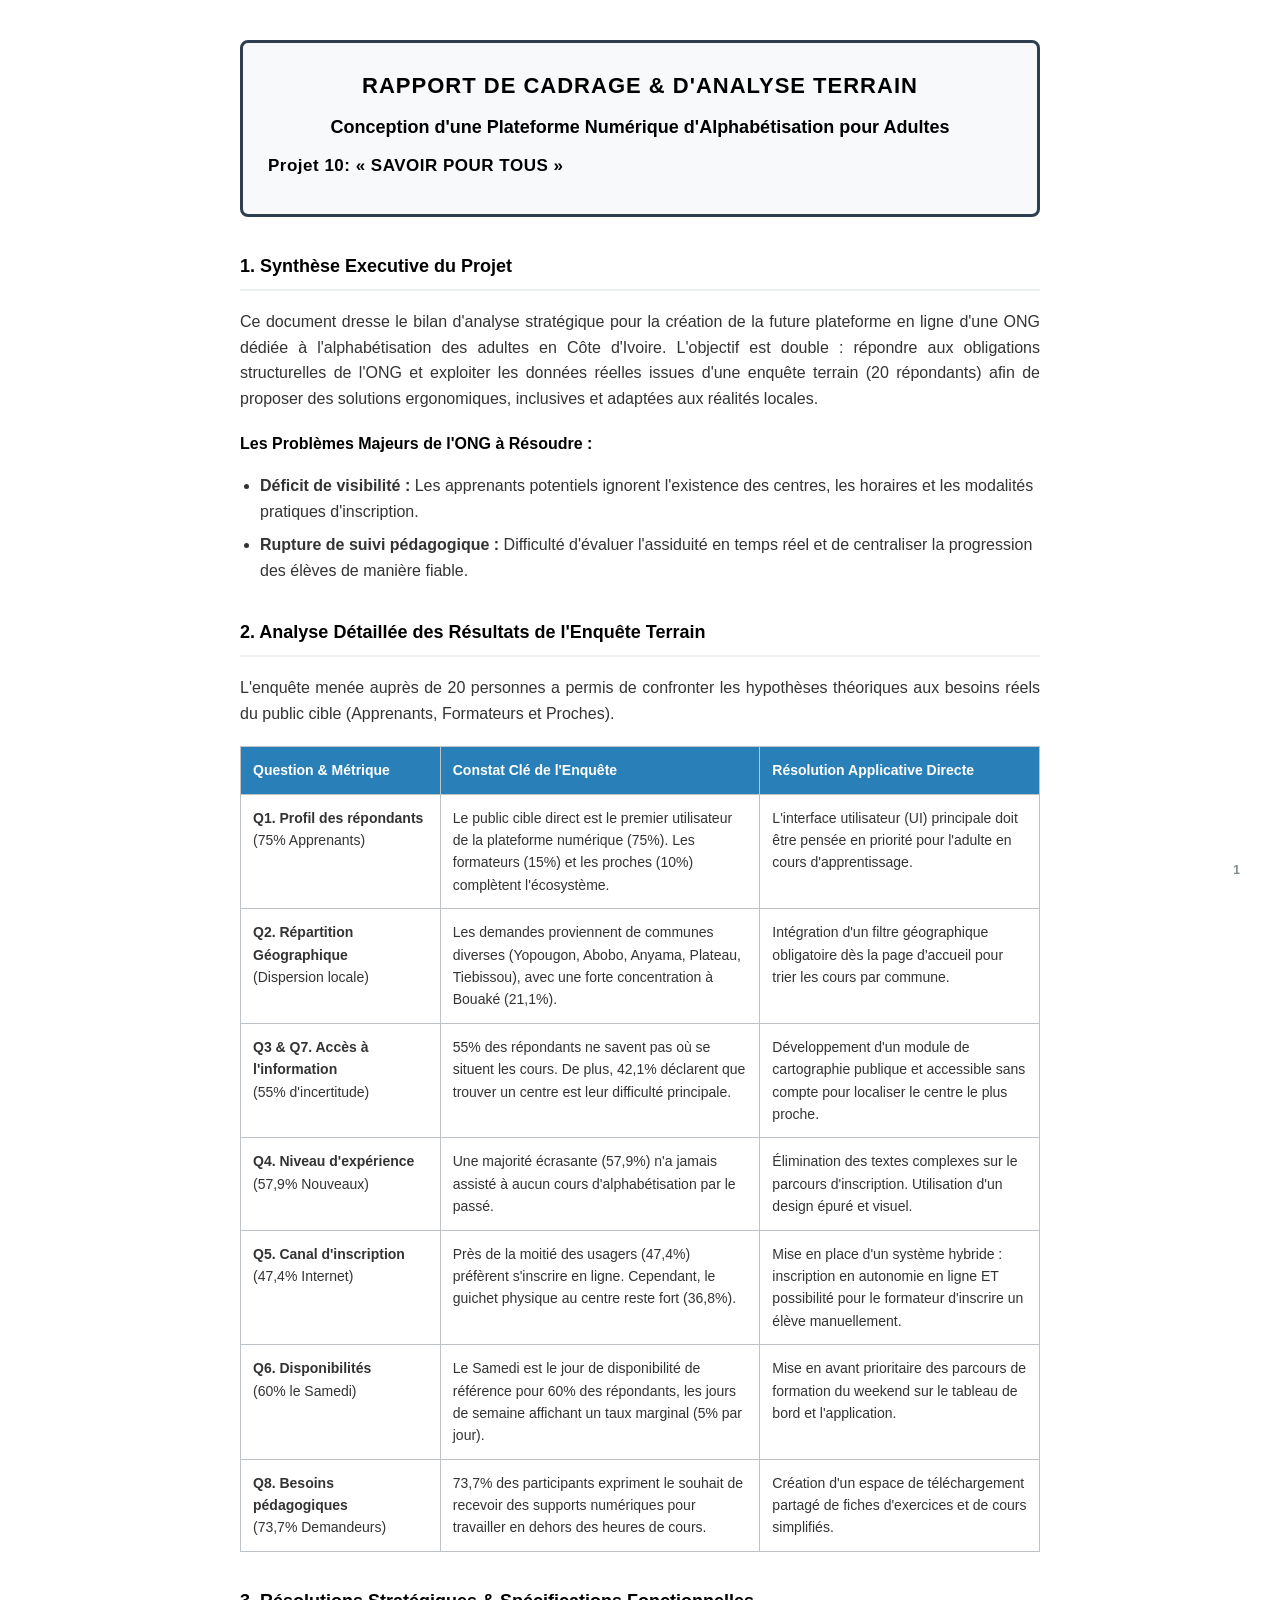
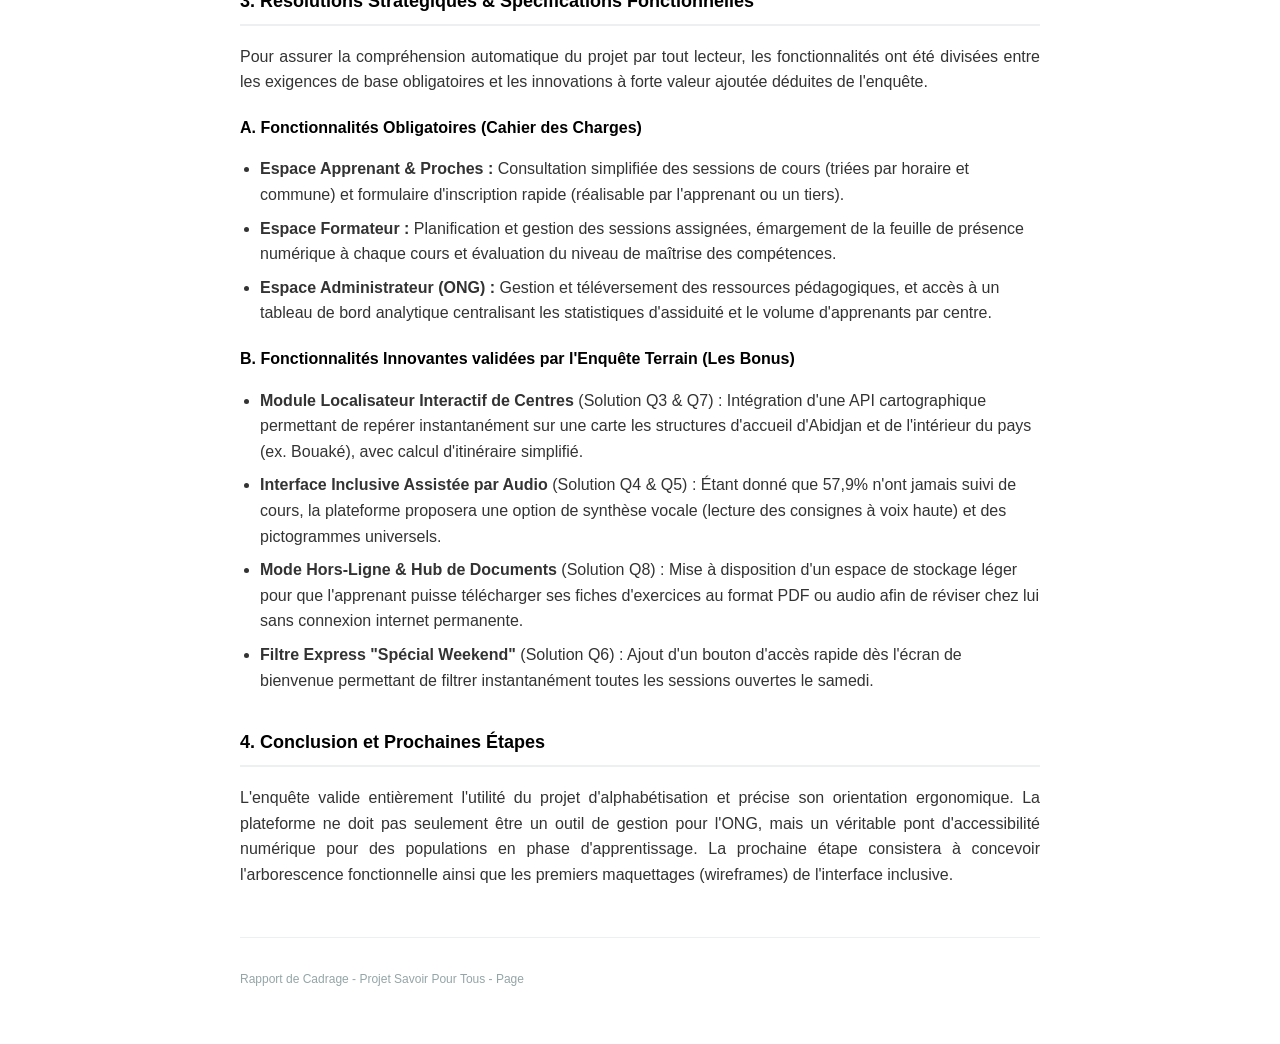
<file: doc puissant.html>
<!DOCTYPE html>
<html lang="fr">
<head>
    <meta charset="UTF-8">
    <title>Rapport de Cadrage - Projet Savoir Pour Tous</title>
    <style>
        body {
            font-family: 'Segoe UI', Arial, sans-serif;
            line-height: 1.6;
            color: #333;
            max-width: 800px;
            margin: 0 auto;
            padding: 40px;
            background-color: #fff;
            counter-reset: page-counter;
        }
        /* C'est ici que l'on encadre le titre simplement et élégamment */
        .title-box {
            border: 3px solid #2c3e50;
            padding: 25px;
            text-align: center;
            border-radius: 8px;
            background-color: #f8f9fa;
            margin-bottom: 30px;
        }
        h1 {
            color: #000;
            margin: 0 0 10px 0;
            font-size: 22px;
            font-weight: bold;
            text-transform: uppercase;
            letter-spacing: 1px;
        }
        h2.subtitle {
            color: #000;
            margin: 0 0 10px 0;
            font-size: 18px;
            font-weight: bold;
        }
        .project-name {
            color: #000;
            font-size: 17px;
            font-weight: bold;
            margin: 0 0 10px 0;
            letter-spacing: 0.5px;
        }
        .meta {
            color: #7f8c8d;
            font-size: 14px;
            margin: 0;
            font-style: italic;
        }
        h3 {
            color: #000;
            font-weight: bold;
            border-bottom: 2px solid #ecf0f1;
            padding-bottom: 8px;
            margin-top: 35px;
            font-size: 18px;
            page-break-after: avoid;
        }
        h4 {
            color: #000;
            font-weight: bold;
            font-size: 16px;
            margin-top: 20px;
            margin-bottom: 10px;
        }
        p {
            margin-bottom: 15px;
            text-align: justify;
        }
        ul {
            margin-bottom: 15px;
            padding-left: 20px;
        }
        li {
            margin-bottom: 8px;
        }
        /* Style du tableau pour qu'il soit propre et lisible */
        table {
            width: 100%;
            border-collapse: collapse;
            margin-top: 20px;
            margin-bottom: 20px;
            font-size: 14px;
        }
        th, td {
            border: 1px solid #bdc3c7;
            padding: 12px;
            text-align: left;
            vertical-align: top;
        }
        th {
            background-color: #2980b9;
            color: white;
            font-weight: bold;
        }
        /* Fond des cases uniforme (blanc) */
        td {
            background-color: #ffffff;
        }
        .footer {
            margin-top: 50px;
            text-align: center;
            font-size: 12px;
            color: #95a5a6;
            border-top: 1px solid #ecf0f1;
            padding-top: 20px;
        }
        
        /* Numérotation des pages */
        .page-number {
            position: fixed;
            bottom: 20px;
            right: 40px;
            font-size: 12px;
            color: #7f8c8d;
            font-weight: bold;
        }
        
        @media print {
            body { 
                padding: 20px; 
                counter-reset: page-counter;
            }
            .title-box { 
                border: 3px solid #2c3e50; 
            }
            
            /* Numérotation automatique des pages à l'impression */
            @page {
                @bottom-right {
                    content: "Page " counter(page) " / " counter(pages);
                    font-size: 10pt;
                    color: #7f8c8d;
                }
            }
            
            .page-number {
                display: none;
            }
            
            h3 {
                page-break-before: auto;
            }
        }
    </style>
</head>
<body>

    <div class="title-box">
        <h1>Rapport de Cadrage & d'Analyse Terrain</h1>
        <h2 class="subtitle">Conception d'une Plateforme Numérique d'Alphabétisation pour Adultes</h2>
        <p class="project-name">Projet 10: « SAVOIR POUR TOUS »</p>
    </div>

    <h3>1. Synthèse Executive du Projet</h3>
    <p>Ce document dresse le bilan d'analyse stratégique pour la création de la future plateforme en ligne d'une ONG dédiée à l'alphabétisation des adultes en Côte d'Ivoire. L'objectif est double : répondre aux obligations structurelles de l'ONG et exploiter les données réelles issues d'une enquête terrain (20 répondants) afin de proposer des solutions ergonomiques, inclusives et adaptées aux réalités locales.</p>
    <h4>Les Problèmes Majeurs de l'ONG à Résoudre :</h4>
    <ul>
        <li><strong>Déficit de visibilité :</strong> Les apprenants potentiels ignorent l'existence des centres, les horaires et les modalités pratiques d'inscription.</li>
        <li><strong>Rupture de suivi pédagogique :</strong> Difficulté d'évaluer l'assiduité en temps réel et de centraliser la progression des élèves de manière fiable.</li>
    </ul>

    <h3>2. Analyse Détaillée des Résultats de l'Enquête Terrain</h3>
    <p>L'enquête menée auprès de 20 personnes a permis de confronter les hypothèses théoriques aux besoins réels du public cible (Apprenants, Formateurs et Proches).</p>
    
    <table>
        <thead>
            <tr>
                <th style="width: 25%;">Question & Métrique</th>
                <th style="width: 40%;">Constat Clé de l'Enquête</th>
                <th style="width: 35%;">Résolution Applicative Directe</th>
            </tr>
        </thead>
        <tbody>
            <tr>
                <td><strong>Q1. Profil des répondants</strong><br>(75% Apprenants)</td>
                <td>Le public cible direct est le premier utilisateur de la plateforme numérique (75%). Les formateurs (15%) et les proches (10%) complètent l'écosystème.</td>
                <td>L'interface utilisateur (UI) principale doit être pensée en priorité pour l'adulte en cours d'apprentissage.</td>
            </tr>
            <tr>
                <td><strong>Q2. Répartition Géographique</strong><br>(Dispersion locale)</td>
                <td>Les demandes proviennent de communes diverses (Yopougon, Abobo, Anyama, Plateau, Tiebissou), avec une forte concentration à Bouaké (21,1%).</td>
                <td>Intégration d'un filtre géographique obligatoire dès la page d'accueil pour trier les cours par commune.</td>
            </tr>
            <tr>
                <td><strong>Q3 & Q7. Accès à l'information</strong><br>(55% d'incertitude)</td>
                <td>55% des répondants ne savent pas où se situent les cours. De plus, 42,1% déclarent que trouver un centre est leur difficulté principale.</td>
                <td>Développement d'un module de cartographie publique et accessible sans compte pour localiser le centre le plus proche.</td>
            </tr>
            <tr>
                <td><strong>Q4. Niveau d'expérience</strong><br>(57,9% Nouveaux)</td>
                <td>Une majorité écrasante (57,9%) n'a jamais assisté à aucun cours d'alphabétisation par le passé.</td>
                <td>Élimination des textes complexes sur le parcours d'inscription. Utilisation d'un design épuré et visuel.</td>
            </tr>
            <tr>
                <td><strong>Q5. Canal d'inscription</strong><br>(47,4% Internet)</td>
                <td>Près de la moitié des usagers (47,4%) préfèrent s'inscrire en ligne. Cependant, le guichet physique au centre reste fort (36,8%).</td>
                <td>Mise en place d'un système hybride : inscription en autonomie en ligne ET possibilité pour le formateur d'inscrire un élève manuellement.</td>
            </tr>
            <tr>
                <td><strong>Q6. Disponibilités</strong><br>(60% le Samedi)</td>
                <td>Le Samedi est le jour de disponibilité de référence pour 60% des répondants, les jours de semaine affichant un taux marginal (5% par jour).</td>
                <td>Mise en avant prioritaire des parcours de formation du weekend sur le tableau de bord et l'application.</td>
            </tr>
            <tr>
                <td><strong>Q8. Besoins pédagogiques</strong><br>(73,7% Demandeurs)</td>
                <td>73,7% des participants expriment le souhait de recevoir des supports numériques pour travailler en dehors des heures de cours.</td>
                <td>Création d'un espace de téléchargement partagé de fiches d'exercices et de cours simplifiés.</td>
            </tr>
        </tbody>
    </table>

    <h3>3. Résolutions Stratégiques & Spécifications Fonctionnelles</h3>
    <p>Pour assurer la compréhension automatique du projet par tout lecteur, les fonctionnalités ont été divisées entre les exigences de base obligatoires et les innovations à forte valeur ajoutée déduites de l'enquête.</p>
    
    <h4>A. Fonctionnalités Obligatoires (Cahier des Charges)</h4>
    <ul>
        <li><strong>Espace Apprenant & Proches :</strong> Consultation simplifiée des sessions de cours (triées par horaire et commune) et formulaire d'inscription rapide (réalisable par l'apprenant ou un tiers).</li>
        <li><strong>Espace Formateur :</strong> Planification et gestion des sessions assignées, émargement de la feuille de présence numérique à chaque cours et évaluation du niveau de maîtrise des compétences.</li>
        <li><strong>Espace Administrateur (ONG) :</strong> Gestion et téléversement des ressources pédagogiques, et accès à un tableau de bord analytique centralisant les statistiques d'assiduité et le volume d'apprenants par centre.</li>
    </ul>

    <h4>B. Fonctionnalités Innovantes validées par l'Enquête Terrain (Les Bonus)</h4>
    <ul>
        <li> <strong>Module Localisateur Interactif de Centres</strong> (Solution Q3 & Q7) : Intégration d'une API cartographique permettant de repérer instantanément sur une carte les structures d'accueil d'Abidjan et de l'intérieur du pays (ex. Bouaké), avec calcul d'itinéraire simplifié.</li>
        <li> <strong>Interface Inclusive Assistée par Audio</strong> (Solution Q4 & Q5) : Étant donné que 57,9% n'ont jamais suivi de cours, la plateforme proposera une option de synthèse vocale (lecture des consignes à voix haute) et des pictogrammes universels.</li>
        <li> <strong>Mode Hors-Ligne & Hub de Documents</strong> (Solution Q8) : Mise à disposition d'un espace de stockage léger pour que l'apprenant puisse télécharger ses fiches d'exercices au format PDF ou audio afin de réviser chez lui sans connexion internet permanente.</li>
        <li> <strong>Filtre Express "Spécial Weekend"</strong> (Solution Q6) : Ajout d'un bouton d'accès rapide dès l'écran de bienvenue permettant de filtrer instantanément toutes les sessions ouvertes le samedi.</li>
    </ul>

    <h3>4. Conclusion et Prochaines Étapes</h3>
    <p>L'enquête valide entièrement l'utilité du projet d'alphabétisation et précise son orientation ergonomique. La plateforme ne doit pas seulement être un outil de gestion pour l'ONG, mais un véritable pont d'accessibilité numérique pour des populations en phase d'apprentissage. La prochaine étape consistera à concevoir l'arborescence fonctionnelle ainsi que les premiers maquettages (wireframes) de l'interface inclusive.</p>

    <div class="footer">
        <p>Rapport de Cadrage - Projet Savoir Pour Tous - Page <span class="page-number">1</span></p>
    </div>

</body>
</html>
</file>
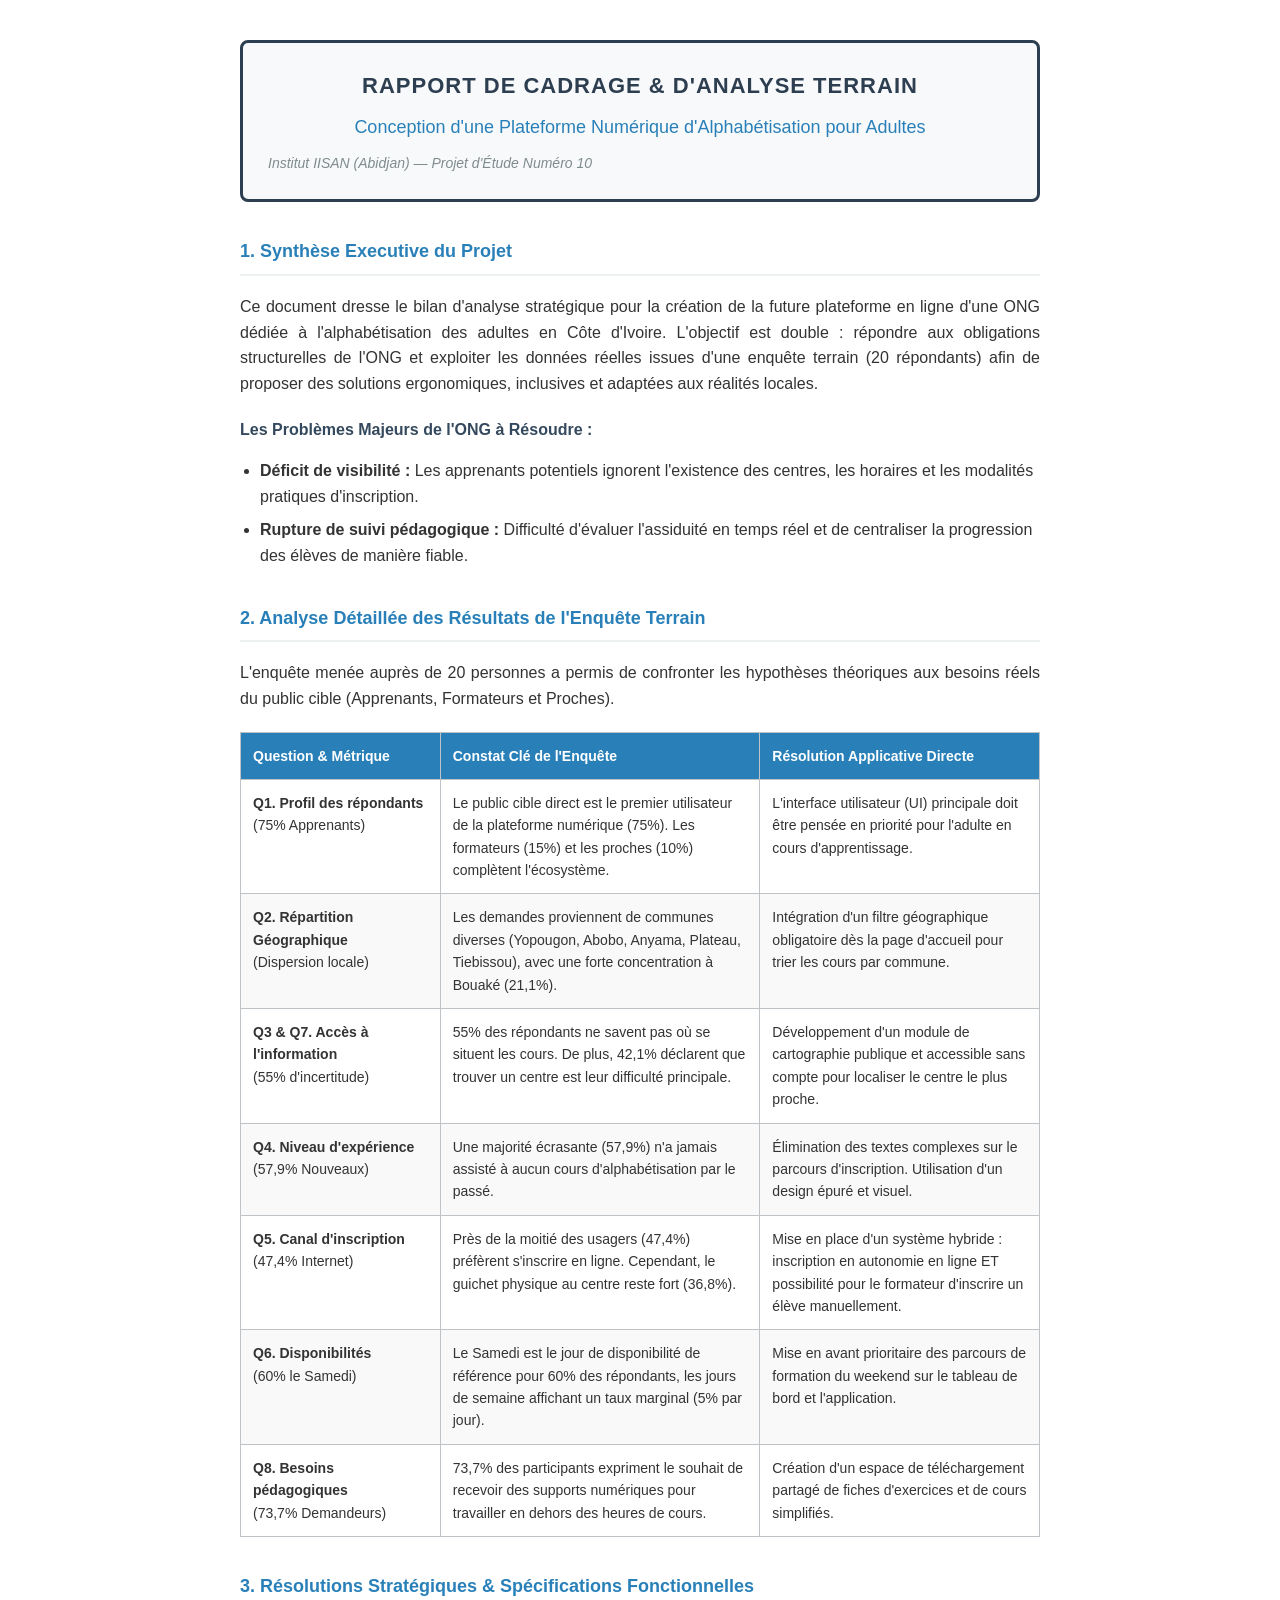
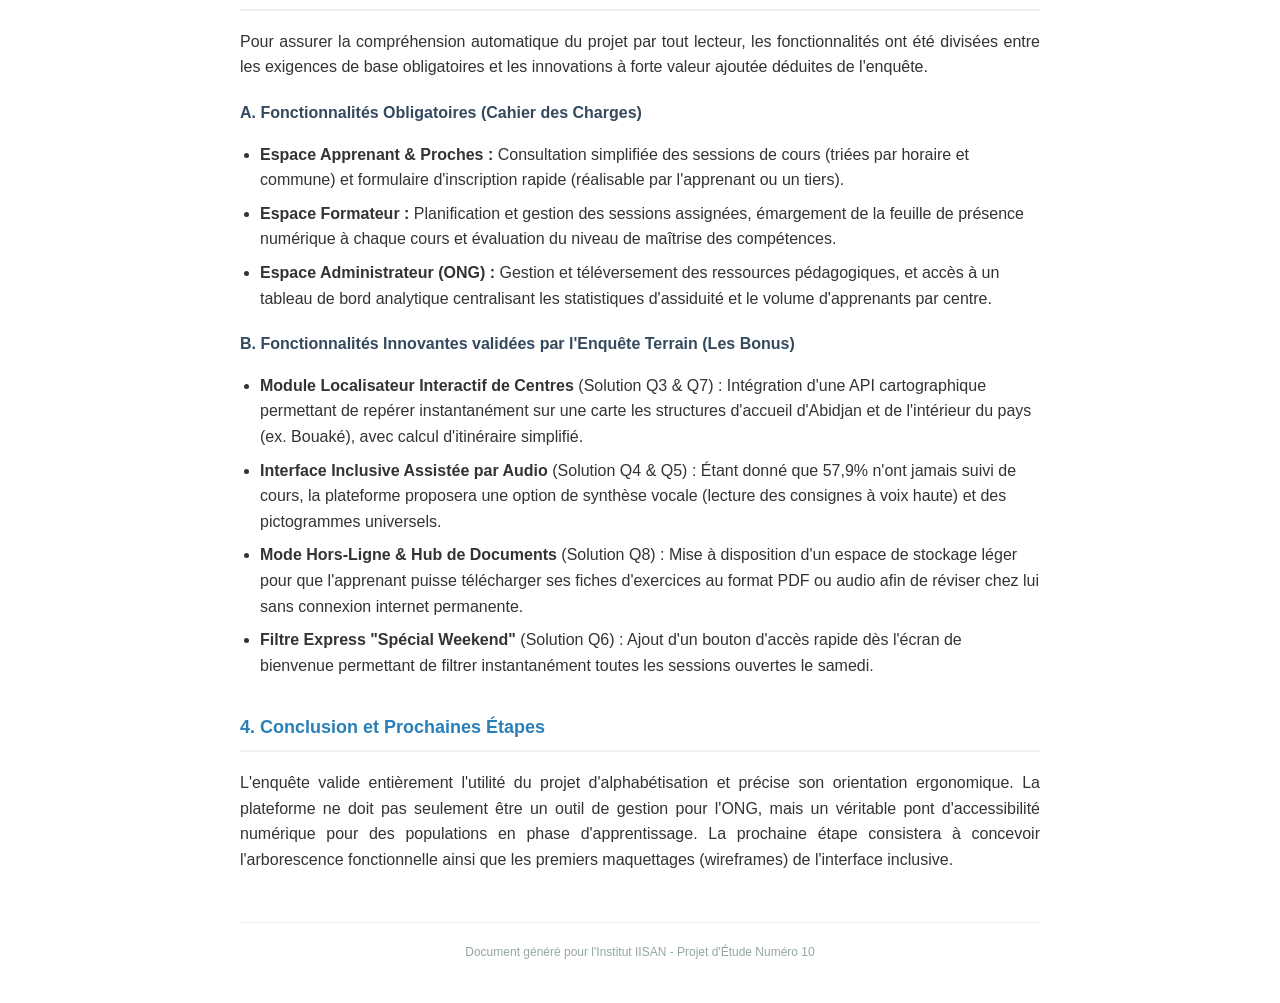
<file: doc.html>
<!DOCTYPE html>
<html lang="fr">
<head>
    <meta charset="UTF-8">
    <title>Rapport de Cadrage - Projet Alphabétisation</title>
    <style>
        body {
            font-family: 'Segoe UI', Arial, sans-serif;
            line-height: 1.6;
            color: #333;
            max-width: 800px;
            margin: 0 auto;
            padding: 40px;
            background-color: #fff;
        }
        /* C'est ici que l'on encadre le titre simplement et élégamment */
        .title-box {
            border: 3px solid #2c3e50;
            padding: 25px;
            text-align: center;
            border-radius: 8px;
            background-color: #f8f9fa;
            margin-bottom: 30px;
        }
        h1 {
            color: #2c3e50;
            margin: 0 0 10px 0;
            font-size: 22px;
            text-transform: uppercase;
            letter-spacing: 1px;
        }
        h2.subtitle {
            color: #2980b9;
            margin: 0 0 10px 0;
            font-size: 18px;
            font-weight: normal;
        }
        .meta {
            color: #7f8c8d;
            font-size: 14px;
            margin: 0;
            font-style: italic;
        }
        h3 {
            color: #2980b9;
            border-bottom: 2px solid #ecf0f1;
            padding-bottom: 8px;
            margin-top: 35px;
            font-size: 18px;
        }
        h4 {
            color: #34495e;
            font-size: 16px;
            margin-top: 20px;
            margin-bottom: 10px;
        }
        p {
            margin-bottom: 15px;
            text-align: justify;
        }
        ul {
            margin-bottom: 15px;
            padding-left: 20px;
        }
        li {
            margin-bottom: 8px;
        }
        /* Style du tableau pour qu'il soit propre et lisible */
        table {
            width: 100%;
            border-collapse: collapse;
            margin-top: 20px;
            margin-bottom: 20px;
            font-size: 14px;
        }
        th, td {
            border: 1px solid #bdc3c7;
            padding: 12px;
            text-align: left;
            vertical-align: top;
        }
        th {
            background-color: #2980b9;
            color: white;
            font-weight: bold;
        }
        tr:nth-child(even) {
            background-color: #f9f9f9;
        }
        .footer {
            margin-top: 50px;
            text-align: center;
            font-size: 12px;
            color: #95a5a6;
            border-top: 1px solid #ecf0f1;
            padding-top: 20px;
        }
        @media print {
            body { padding: 20px; }
            .title-box { border: 3px solid #2c3e50; }
        }
    </style>
</head>
<body>

    <div class="title-box">
        <h1>Rapport de Cadrage & d'Analyse Terrain</h1>
        <h2 class="subtitle">Conception d'une Plateforme Numérique d'Alphabétisation pour Adultes</h2>
        <p class="meta">Institut IISAN (Abidjan) — Projet d'Étude Numéro 10</p>
    </div>

    <h3>1. Synthèse Executive du Projet</h3>
    <p>Ce document dresse le bilan d'analyse stratégique pour la création de la future plateforme en ligne d'une ONG dédiée à l'alphabétisation des adultes en Côte d'Ivoire. L'objectif est double : répondre aux obligations structurelles de l'ONG et exploiter les données réelles issues d'une enquête terrain (20 répondants) afin de proposer des solutions ergonomiques, inclusives et adaptées aux réalités locales.</p>
    <h4>Les Problèmes Majeurs de l'ONG à Résoudre :</h4>
    <ul>
        <li><strong>Déficit de visibilité :</strong> Les apprenants potentiels ignorent l'existence des centres, les horaires et les modalités pratiques d'inscription.</li>
        <li><strong>Rupture de suivi pédagogique :</strong> Difficulté d'évaluer l'assiduité en temps réel et de centraliser la progression des élèves de manière fiable.</li>
    </ul>

    <h3>2. Analyse Détaillée des Résultats de l'Enquête Terrain</h3>
    <p>L'enquête menée auprès de 20 personnes a permis de confronter les hypothèses théoriques aux besoins réels du public cible (Apprenants, Formateurs et Proches).</p>
    
    <table>
        <thead>
            <tr>
                <th style="width: 25%;">Question & Métrique</th>
                <th style="width: 40%;">Constat Clé de l'Enquête</th>
                <th style="width: 35%;">Résolution Applicative Directe</th>
            </tr>
        </thead>
        <tbody>
            <tr>
                <td><strong>Q1. Profil des répondants</strong><br>(75% Apprenants)</td>
                <td>Le public cible direct est le premier utilisateur de la plateforme numérique (75%). Les formateurs (15%) et les proches (10%) complètent l'écosystème.</td>
                <td>L'interface utilisateur (UI) principale doit être pensée en priorité pour l'adulte en cours d'apprentissage.</td>
            </tr>
            <tr>
                <td><strong>Q2. Répartition Géographique</strong><br>(Dispersion locale)</td>
                <td>Les demandes proviennent de communes diverses (Yopougon, Abobo, Anyama, Plateau, Tiebissou), avec une forte concentration à Bouaké (21,1%).</td>
                <td>Intégration d'un filtre géographique obligatoire dès la page d'accueil pour trier les cours par commune.</td>
            </tr>
            <tr>
                <td><strong>Q3 & Q7. Accès à l'information</strong><br>(55% d'incertitude)</td>
                <td>55% des répondants ne savent pas où se situent les cours. De plus, 42,1% déclarent que trouver un centre est leur difficulté principale.</td>
                <td>Développement d'un module de cartographie publique et accessible sans compte pour localiser le centre le plus proche.</td>
            </tr>
            <tr>
                <td><strong>Q4. Niveau d'expérience</strong><br>(57,9% Nouveaux)</td>
                <td>Une majorité écrasante (57,9%) n'a jamais assisté à aucun cours d'alphabétisation par le passé.</td>
                <td>Élimination des textes complexes sur le parcours d'inscription. Utilisation d'un design épuré et visuel.</td>
            </tr>
            <tr>
                <td><strong>Q5. Canal d'inscription</strong><br>(47,4% Internet)</td>
                <td>Près de la moitié des usagers (47,4%) préfèrent s'inscrire en ligne. Cependant, le guichet physique au centre reste fort (36,8%).</td>
                <td>Mise en place d'un système hybride : inscription en autonomie en ligne ET possibilité pour le formateur d'inscrire un élève manuellement.</td>
            </tr>
            <tr>
                <td><strong>Q6. Disponibilités</strong><br>(60% le Samedi)</td>
                <td>Le Samedi est le jour de disponibilité de référence pour 60% des répondants, les jours de semaine affichant un taux marginal (5% par jour).</td>
                <td>Mise en avant prioritaire des parcours de formation du weekend sur le tableau de bord et l'application.</td>
            </tr>
            <tr>
                <td><strong>Q8. Besoins pédagogiques</strong><br>(73,7% Demandeurs)</td>
                <td>73,7% des participants expriment le souhait de recevoir des supports numériques pour travailler en dehors des heures de cours.</td>
                <td>Création d'un espace de téléchargement partagé de fiches d'exercices et de cours simplifiés.</td>
            </tr>
        </tbody>
    </table>

    <h3>3. Résolutions Stratégiques & Spécifications Fonctionnelles</h3>
    <p>Pour assurer la compréhension automatique du projet par tout lecteur, les fonctionnalités ont été divisées entre les exigences de base obligatoires et les innovations à forte valeur ajoutée déduites de l'enquête.</p>
    
    <h4>A. Fonctionnalités Obligatoires (Cahier des Charges)</h4>
    <ul>
        <li><strong>Espace Apprenant & Proches :</strong> Consultation simplifiée des sessions de cours (triées par horaire et commune) et formulaire d'inscription rapide (réalisable par l'apprenant ou un tiers).</li>
        <li><strong>Espace Formateur :</strong> Planification et gestion des sessions assignées, émargement de la feuille de présence numérique à chaque cours et évaluation du niveau de maîtrise des compétences.</li>
        <li><strong>Espace Administrateur (ONG) :</strong> Gestion et téléversement des ressources pédagogiques, et accès à un tableau de bord analytique centralisant les statistiques d'assiduité et le volume d'apprenants par centre.</li>
    </ul>

    <h4>B. Fonctionnalités Innovantes validées par l'Enquête Terrain (Les Bonus)</h4>
    <ul>
        <li> <strong>Module Localisateur Interactif de Centres</strong> (Solution Q3 & Q7) : Intégration d'une API cartographique permettant de repérer instantanément sur une carte les structures d'accueil d'Abidjan et de l'intérieur du pays (ex. Bouaké), avec calcul d'itinéraire simplifié.</li>
        <li> <strong>Interface Inclusive Assistée par Audio</strong> (Solution Q4 & Q5) : Étant donné que 57,9% n'ont jamais suivi de cours, la plateforme proposera une option de synthèse vocale (lecture des consignes à voix haute) et des pictogrammes universels.</li>
        <li> <strong>Mode Hors-Ligne & Hub de Documents</strong> (Solution Q8) : Mise à disposition d'un espace de stockage léger pour que l'apprenant puisse télécharger ses fiches d'exercices au format PDF ou audio afin de réviser chez lui sans connexion internet permanente.</li>
        <li> <strong>Filtre Express "Spécial Weekend"</strong> (Solution Q6) : Ajout d'un bouton d'accès rapide dès l'écran de bienvenue permettant de filtrer instantanément toutes les sessions ouvertes le samedi.</li>
    </ul>

    <h3>4. Conclusion et Prochaines Étapes</h3>
    <p>L'enquête valide entièrement l'utilité du projet d'alphabétisation et précise son orientation ergonomique. La plateforme ne doit pas seulement être un outil de gestion pour l'ONG, mais un véritable pont d'accessibilité numérique pour des populations en phase d'apprentissage. La prochaine étape consistera à concevoir l'arborescence fonctionnelle ainsi que les premiers maquettages (wireframes) de l'interface inclusive.</p>

    <div class="footer">
        Document généré pour l'Institut IISAN - Projet d'Étude Numéro 10
    </div>

</body>
</html>
</file>
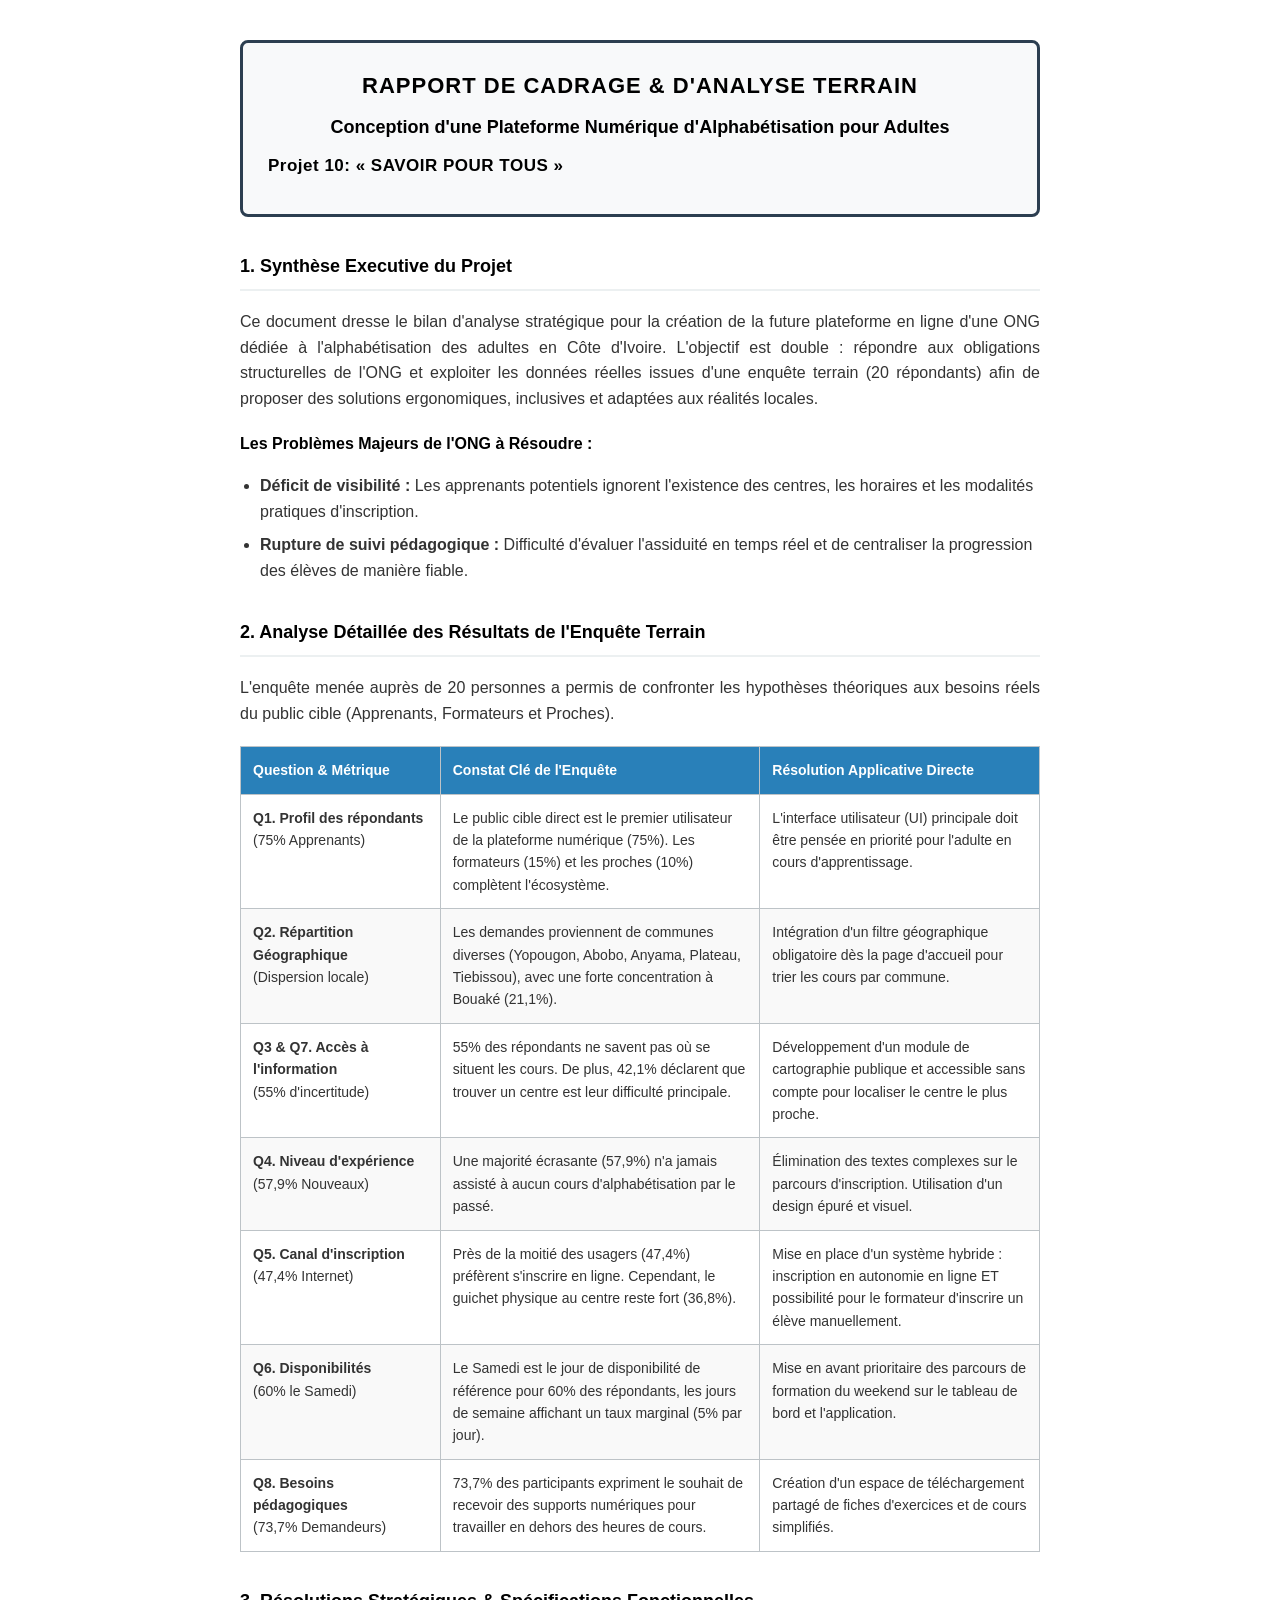
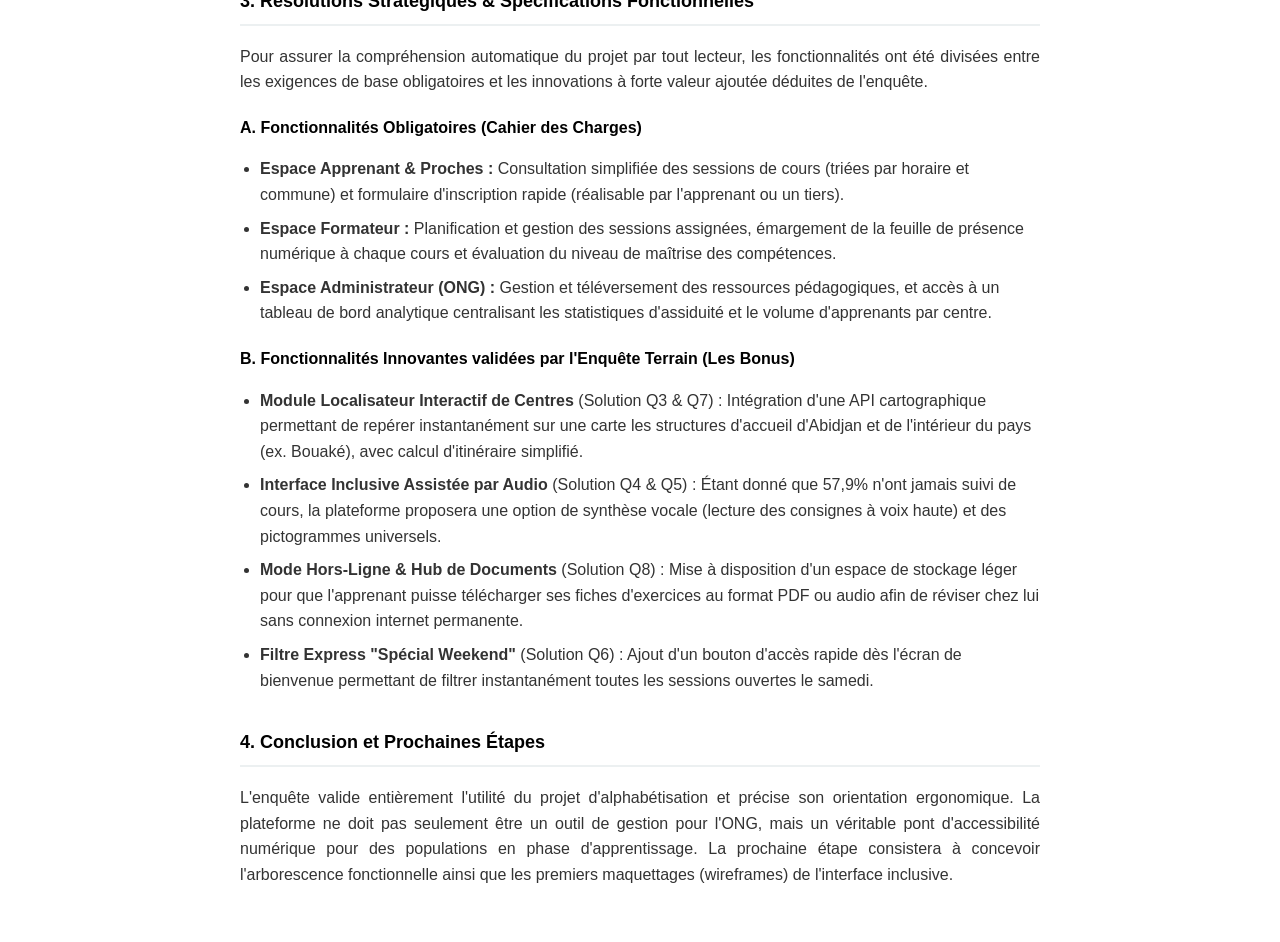
<file: doc20.html>
<!DOCTYPE html>
<html lang="fr">
<head>
    <meta charset="UTF-8">
    <title>Rapport de Cadrage - Projet Savoir Pour Tous</title>
    <style>
        body {
            font-family: 'Segoe UI', Arial, sans-serif;
            line-height: 1.6;
            color: #333;
            max-width: 800px;
            margin: 0 auto;
            padding: 40px;
            background-color: #fff;
        }
        /* C'est ici que l'on encadre le titre simplement et élégamment */
        .title-box {
            border: 3px solid #2c3e50;
            padding: 25px;
            text-align: center;
            border-radius: 8px;
            background-color: #f8f9fa;
            margin-bottom: 30px;
        }
        h1 {
            color: #000;
            margin: 0 0 10px 0;
            font-size: 22px;
            font-weight: bold;
            text-transform: uppercase;
            letter-spacing: 1px;
        }
        h2.subtitle {
            color: #000;
            margin: 0 0 10px 0;
            font-size: 18px;
            font-weight: bold;
        }
        .project-name {
            color: #000;
            font-size: 17px;
            font-weight: bold;
            margin: 0 0 10px 0;
            letter-spacing: 0.5px;
        }
        .meta {
            color: #7f8c8d;
            font-size: 14px;
            margin: 0;
            font-style: italic;
        }
        h3 {
            color: #000;
            font-weight: bold;
            border-bottom: 2px solid #ecf0f1;
            padding-bottom: 8px;
            margin-top: 35px;
            font-size: 18px;
        }
        h4 {
            color: #000;
            font-weight: bold;
            font-size: 16px;
            margin-top: 20px;
            margin-bottom: 10px;
        }
        p {
            margin-bottom: 15px;
            text-align: justify;
        }
        ul {
            margin-bottom: 15px;
            padding-left: 20px;
        }
        li {
            margin-bottom: 8px;
        }
        /* Style du tableau pour qu'il soit propre et lisible */
        table {
            width: 100%;
            border-collapse: collapse;
            margin-top: 20px;
            margin-bottom: 20px;
            font-size: 14px;
        }
        th, td {
            border: 1px solid #bdc3c7;
            padding: 12px;
            text-align: left;
            vertical-align: top;
        }
        th {
            background-color: #2980b9;
            color: white;
            font-weight: bold;
        }
        tr:nth-child(even) {
            background-color: #f9f9f9;
        }
        .footer {
            margin-top: 50px;
            text-align: center;
            font-size: 12px;
            color: #95a5a6;
            border-top: 1px solid #ecf0f1;
            padding-top: 20px;
        }
        @media print {
            body { padding: 20px; }
            .title-box { border: 3px solid #2c3e50; }
        }
    </style>
</head>
<body>

    <div class="title-box">
        <h1>Rapport de Cadrage & d'Analyse Terrain</h1>
        <h2 class="subtitle">Conception d'une Plateforme Numérique d'Alphabétisation pour Adultes</h2>
        <p class="project-name">Projet 10: « SAVOIR POUR TOUS »</p>
    </div>

    <h3>1. Synthèse Executive du Projet</h3>
    <p>Ce document dresse le bilan d'analyse stratégique pour la création de la future plateforme en ligne d'une ONG dédiée à l'alphabétisation des adultes en Côte d'Ivoire. L'objectif est double : répondre aux obligations structurelles de l'ONG et exploiter les données réelles issues d'une enquête terrain (20 répondants) afin de proposer des solutions ergonomiques, inclusives et adaptées aux réalités locales.</p>
    <h4>Les Problèmes Majeurs de l'ONG à Résoudre :</h4>
    <ul>
        <li><strong>Déficit de visibilité :</strong> Les apprenants potentiels ignorent l'existence des centres, les horaires et les modalités pratiques d'inscription.</li>
        <li><strong>Rupture de suivi pédagogique :</strong> Difficulté d'évaluer l'assiduité en temps réel et de centraliser la progression des élèves de manière fiable.</li>
    </ul>

    <h3>2. Analyse Détaillée des Résultats de l'Enquête Terrain</h3>
    <p>L'enquête menée auprès de 20 personnes a permis de confronter les hypothèses théoriques aux besoins réels du public cible (Apprenants, Formateurs et Proches).</p>
    
    <table>
        <thead>
            <tr>
                <th style="width: 25%;">Question & Métrique</th>
                <th style="width: 40%;">Constat Clé de l'Enquête</th>
                <th style="width: 35%;">Résolution Applicative Directe</th>
            </tr>
        </thead>
        <tbody>
            <tr>
                <td><strong>Q1. Profil des répondants</strong><br>(75% Apprenants)</td>
                <td>Le public cible direct est le premier utilisateur de la plateforme numérique (75%). Les formateurs (15%) et les proches (10%) complètent l'écosystème.</td>
                <td>L'interface utilisateur (UI) principale doit être pensée en priorité pour l'adulte en cours d'apprentissage.</td>
            </tr>
            <tr>
                <td><strong>Q2. Répartition Géographique</strong><br>(Dispersion locale)</td>
                <td>Les demandes proviennent de communes diverses (Yopougon, Abobo, Anyama, Plateau, Tiebissou), avec une forte concentration à Bouaké (21,1%).</td>
                <td>Intégration d'un filtre géographique obligatoire dès la page d'accueil pour trier les cours par commune.</td>
            </tr>
            <tr>
                <td><strong>Q3 & Q7. Accès à l'information</strong><br>(55% d'incertitude)</td>
                <td>55% des répondants ne savent pas où se situent les cours. De plus, 42,1% déclarent que trouver un centre est leur difficulté principale.</td>
                <td>Développement d'un module de cartographie publique et accessible sans compte pour localiser le centre le plus proche.</td>
            </tr>
            <tr>
                <td><strong>Q4. Niveau d'expérience</strong><br>(57,9% Nouveaux)</td>
                <td>Une majorité écrasante (57,9%) n'a jamais assisté à aucun cours d'alphabétisation par le passé.</td>
                <td>Élimination des textes complexes sur le parcours d'inscription. Utilisation d'un design épuré et visuel.</td>
            </tr>
            <tr>
                <td><strong>Q5. Canal d'inscription</strong><br>(47,4% Internet)</td>
                <td>Près de la moitié des usagers (47,4%) préfèrent s'inscrire en ligne. Cependant, le guichet physique au centre reste fort (36,8%).</td>
                <td>Mise en place d'un système hybride : inscription en autonomie en ligne ET possibilité pour le formateur d'inscrire un élève manuellement.</td>
            </tr>
            <tr>
                <td><strong>Q6. Disponibilités</strong><br>(60% le Samedi)</td>
                <td>Le Samedi est le jour de disponibilité de référence pour 60% des répondants, les jours de semaine affichant un taux marginal (5% par jour).</td>
                <td>Mise en avant prioritaire des parcours de formation du weekend sur le tableau de bord et l'application.</td>
            </tr>
            <tr>
                <td><strong>Q8. Besoins pédagogiques</strong><br>(73,7% Demandeurs)</td>
                <td>73,7% des participants expriment le souhait de recevoir des supports numériques pour travailler en dehors des heures de cours.</td>
                <td>Création d'un espace de téléchargement partagé de fiches d'exercices et de cours simplifiés.</td>
            </tr>
        </tbody>
    </table>

    <h3>3. Résolutions Stratégiques & Spécifications Fonctionnelles</h3>
    <p>Pour assurer la compréhension automatique du projet par tout lecteur, les fonctionnalités ont été divisées entre les exigences de base obligatoires et les innovations à forte valeur ajoutée déduites de l'enquête.</p>
    
    <h4>A. Fonctionnalités Obligatoires (Cahier des Charges)</h4>
    <ul>
        <li><strong>Espace Apprenant & Proches :</strong> Consultation simplifiée des sessions de cours (triées par horaire et commune) et formulaire d'inscription rapide (réalisable par l'apprenant ou un tiers).</li>
        <li><strong>Espace Formateur :</strong> Planification et gestion des sessions assignées, émargement de la feuille de présence numérique à chaque cours et évaluation du niveau de maîtrise des compétences.</li>
        <li><strong>Espace Administrateur (ONG) :</strong> Gestion et téléversement des ressources pédagogiques, et accès à un tableau de bord analytique centralisant les statistiques d'assiduité et le volume d'apprenants par centre.</li>
    </ul>

    <h4>B. Fonctionnalités Innovantes validées par l'Enquête Terrain (Les Bonus)</h4>
    <ul>
        <li> <strong>Module Localisateur Interactif de Centres</strong> (Solution Q3 & Q7) : Intégration d'une API cartographique permettant de repérer instantanément sur une carte les structures d'accueil d'Abidjan et de l'intérieur du pays (ex. Bouaké), avec calcul d'itinéraire simplifié.</li>
        <li> <strong>Interface Inclusive Assistée par Audio</strong> (Solution Q4 & Q5) : Étant donné que 57,9% n'ont jamais suivi de cours, la plateforme proposera une option de synthèse vocale (lecture des consignes à voix haute) et des pictogrammes universels.</li>
        <li> <strong>Mode Hors-Ligne & Hub de Documents</strong> (Solution Q8) : Mise à disposition d'un espace de stockage léger pour que l'apprenant puisse télécharger ses fiches d'exercices au format PDF ou audio afin de réviser chez lui sans connexion internet permanente.</li>
        <li> <strong>Filtre Express "Spécial Weekend"</strong> (Solution Q6) : Ajout d'un bouton d'accès rapide dès l'écran de bienvenue permettant de filtrer instantanément toutes les sessions ouvertes le samedi.</li>
    </ul>

    <h3>4. Conclusion et Prochaines Étapes</h3>
    <p>L'enquête valide entièrement l'utilité du projet d'alphabétisation et précise son orientation ergonomique. La plateforme ne doit pas seulement être un outil de gestion pour l'ONG, mais un véritable pont d'accessibilité numérique pour des populations en phase d'apprentissage. La prochaine étape consistera à concevoir l'arborescence fonctionnelle ainsi que les premiers maquettages (wireframes) de l'interface inclusive.</p>


</body>
</html>
</file>
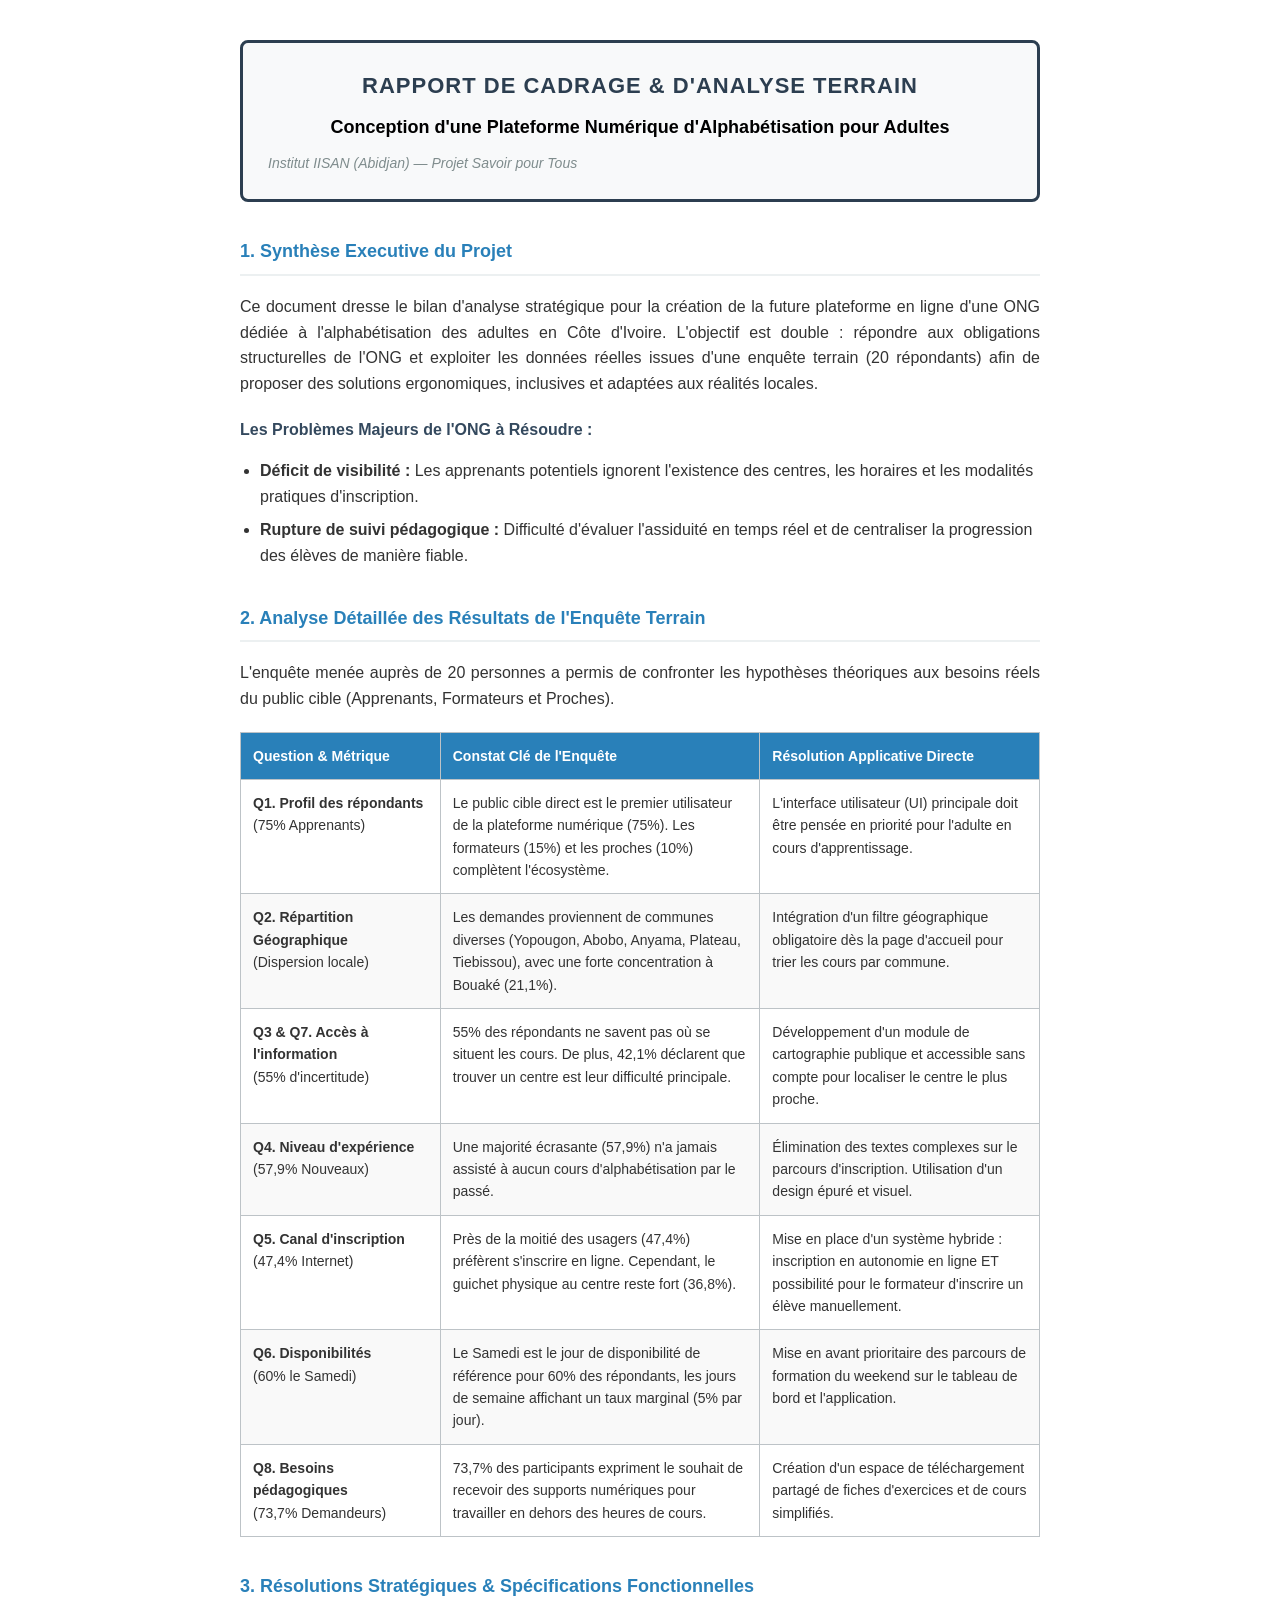
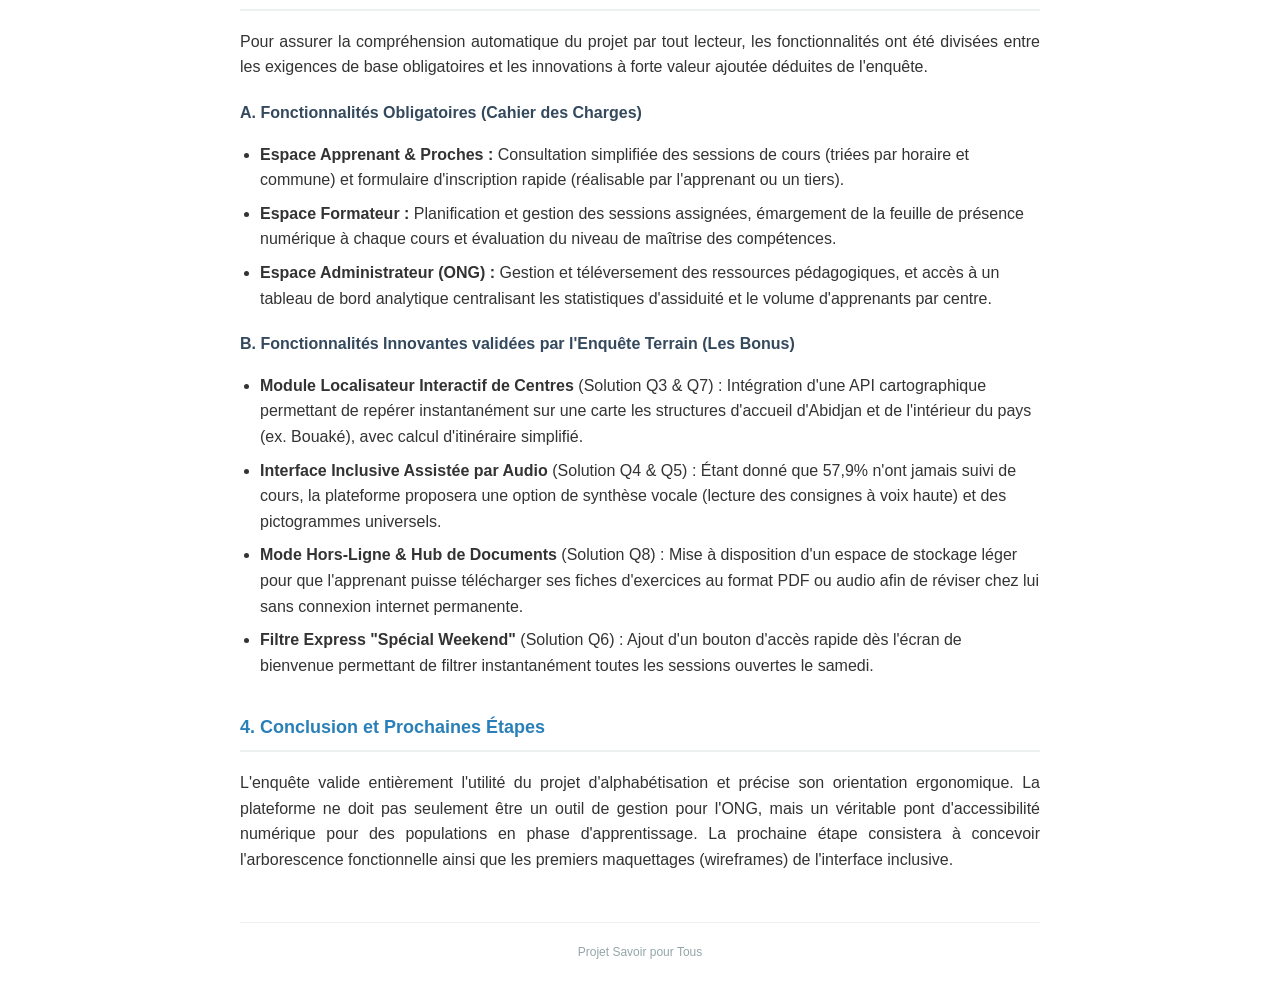
<file: doc3.html>
<!DOCTYPE html>
<html lang="fr">
<head>
    <meta charset="UTF-8">
    <title>Rapport de Cadrage - Projet Savoir pour Tous</title>
    <style>
        body {
            font-family: 'Segoe UI', Arial, sans-serif;
            line-height: 1.6;
            color: #333;
            max-width: 800px;
            margin: 0 auto;
            padding: 40px;
            background-color: #fff;
        }
        /* C'est ici que l'on encadre le titre simplement et élégamment */
        .title-box {
            border: 3px solid #2c3e50;
            padding: 25px;
            text-align: center;
            border-radius: 8px;
            background-color: #f8f9fa;
            margin-bottom: 30px;
        }
        h1 {
            color: #2c3e50;
            margin: 0 0 10px 0;
            font-size: 22px;
            text-transform: uppercase;
            letter-spacing: 1px;
        }
        /* Titre modifié : Noir et Gras */
        h2.subtitle {
            color: #000000; 
            margin: 0 0 10px 0;
            font-size: 18px;
            font-weight: bold;
        }
        .meta {
            color: #7f8c8d;
            font-size: 14px;
            margin: 0;
            font-style: italic;
        }
        h3 {
            color: #2980b9;
            border-bottom: 2px solid #ecf0f1;
            padding-bottom: 8px;
            margin-top: 35px;
            font-size: 18px;
        }
        h4 {
            color: #34495e;
            font-size: 16px;
            margin-top: 20px;
            margin-bottom: 10px;
        }
        p {
            margin-bottom: 15px;
            text-align: justify;
        }
        ul {
            margin-bottom: 15px;
            padding-left: 20px;
        }
        li {
            margin-bottom: 8px;
        }
        /* Style du tableau pour qu'il soit propre et lisible */
        table {
            width: 100%;
            border-collapse: collapse;
            margin-top: 20px;
            margin-bottom: 20px;
            font-size: 14px;
        }
        th, td {
            border: 1px solid #bdc3c7;
            padding: 12px;
            text-align: left;
            vertical-align: top;
        }
        th {
            background-color: #2980b9;
            color: white;
            font-weight: bold;
        }
        tr:nth-child(even) {
            background-color: #f9f9f9;
        }
        .footer {
            margin-top: 50px;
            text-align: center;
            font-size: 12px;
            color: #95a5a6;
            border-top: 1px solid #ecf0f1;
            padding-top: 20px;
        }
        @media print {
            body { padding: 20px; }
            .title-box { border: 3px solid #2c3e50; }
        }
    </style>
</head>
<body>

    <div class="title-box">
        <h1>Rapport de Cadrage & d'Analyse Terrain</h1>
        <h2 class="subtitle">Conception d'une Plateforme Numérique d'Alphabétisation pour Adultes</h2>
        <p class="meta">Institut IISAN (Abidjan) — Projet Savoir pour Tous</p>
    </div>

    <h3>1. Synthèse Executive du Projet</h3>
    <p>Ce document dresse le bilan d'analyse stratégique pour la création de la future plateforme en ligne d'une ONG dédiée à l'alphabétisation des adultes en Côte d'Ivoire. L'objectif est double : répondre aux obligations structurelles de l'ONG et exploiter les données réelles issues d'une enquête terrain (20 répondants) afin de proposer des solutions ergonomiques, inclusives et adaptées aux réalités locales.</p>
    <h4>Les Problèmes Majeurs de l'ONG à Résoudre :</h4>
    <ul>
        <li><strong>Déficit de visibilité :</strong> Les apprenants potentiels ignorent l'existence des centres, les horaires et les modalités pratiques d'inscription.</li>
        <li><strong>Rupture de suivi pédagogique :</strong> Difficulté d'évaluer l'assiduité en temps réel et de centraliser la progression des élèves de manière fiable.</li>
    </ul>

    <h3>2. Analyse Détaillée des Résultats de l'Enquête Terrain</h3>
    <p>L'enquête menée auprès de 20 personnes a permis de confronter les hypothèses théoriques aux besoins réels du public cible (Apprenants, Formateurs et Proches).</p>
    
    <table>
        <thead>
            <tr>
                <th style="width: 25%;">Question & Métrique</th>
                <th style="width: 40%;">Constat Clé de l'Enquête</th>
                <th style="width: 35%;">Résolution Applicative Directe</th>
            </tr>
        </thead>
        <tbody>
            <tr>
                <td><strong>Q1. Profil des répondants</strong><br>(75% Apprenants)</td>
                <td>Le public cible direct est le premier utilisateur de la plateforme numérique (75%). Les formateurs (15%) et les proches (10%) complètent l'écosystème.</td>
                <td>L'interface utilisateur (UI) principale doit être pensée en priorité pour l'adulte en cours d'apprentissage.</td>
            </tr>
            <tr>
                <td><strong>Q2. Répartition Géographique</strong><br>(Dispersion locale)</td>
                <td>Les demandes proviennent de communes diverses (Yopougon, Abobo, Anyama, Plateau, Tiebissou), avec une forte concentration à Bouaké (21,1%).</td>
                <td>Intégration d'un filtre géographique obligatoire dès la page d'accueil pour trier les cours par commune.</td>
            </tr>
            <tr>
                <td><strong>Q3 & Q7. Accès à l'information</strong><br>(55% d'incertitude)</td>
                <td>55% des répondants ne savent pas où se situent les cours. De plus, 42,1% déclarent que trouver un centre est leur difficulté principale.</td>
                <td>Développement d'un module de cartographie publique et accessible sans compte pour localiser le centre le plus proche.</td>
            </tr>
            <tr>
                <td><strong>Q4. Niveau d'expérience</strong><br>(57,9% Nouveaux)</td>
                <td>Une majorité écrasante (57,9%) n'a jamais assisté à aucun cours d'alphabétisation par le passé.</td>
                <td>Élimination des textes complexes sur le parcours d'inscription. Utilisation d'un design épuré et visuel.</td>
            </tr>
            <tr>
                <td><strong>Q5. Canal d'inscription</strong><br>(47,4% Internet)</td>
                <td>Près de la moitié des usagers (47,4%) préfèrent s'inscrire en ligne. Cependant, le guichet physique au centre reste fort (36,8%).</td>
                <td>Mise en place d'un système hybride : inscription en autonomie en ligne ET possibilité pour le formateur d'inscrire un élève manuellement.</td>
            </tr>
            <tr>
                <td><strong>Q6. Disponibilités</strong><br>(60% le Samedi)</td>
                <td>Le Samedi est le jour de disponibilité de référence pour 60% des répondants, les jours de semaine affichant un taux marginal (5% par jour).</td>
                <td>Mise en avant prioritaire des parcours de formation du weekend sur le tableau de bord et l'application.</td>
            </tr>
            <tr>
                <td><strong>Q8. Besoins pédagogiques</strong><br>(73,7% Demandeurs)</td>
                <td>73,7% des participants expriment le souhait de recevoir des supports numériques pour travailler en dehors des heures de cours.</td>
                <td>Création d'un espace de téléchargement partagé de fiches d'exercices et de cours simplifiés.</td>
            </tr>
        </tbody>
    </table>

    <h3>3. Résolutions Stratégiques & Spécifications Fonctionnelles</h3>
    <p>Pour assurer la compréhension automatique du projet par tout lecteur, les fonctionnalités ont été divisées entre les exigences de base obligatoires et les innovations à forte valeur ajoutée déduites de l'enquête.</p>
    
    <h4>A. Fonctionnalités Obligatoires (Cahier des Charges)</h4>
    <ul>
        <li><strong>Espace Apprenant & Proches :</strong> Consultation simplifiée des sessions de cours (triées par horaire et commune) et formulaire d'inscription rapide (réalisable par l'apprenant ou un tiers).</li>
        <li><strong>Espace Formateur :</strong> Planification et gestion des sessions assignées, émargement de la feuille de présence numérique à chaque cours et évaluation du niveau de maîtrise des compétences.</li>
        <li><strong>Espace Administrateur (ONG) :</strong> Gestion et téléversement des ressources pédagogiques, et accès à un tableau de bord analytique centralisant les statistiques d'assiduité et le volume d'apprenants par centre.</li>
    </ul>

    <h4>B. Fonctionnalités Innovantes validées par l'Enquête Terrain (Les Bonus)</h4>
    <ul>
        <li> <strong>Module Localisateur Interactif de Centres</strong> (Solution Q3 & Q7) : Intégration d'une API cartographique permettant de repérer instantanément sur une carte les structures d'accueil d'Abidjan et de l'intérieur du pays (ex. Bouaké), avec calcul d'itinéraire simplifié.</li>
        <li> <strong>Interface Inclusive Assistée par Audio</strong> (Solution Q4 & Q5) : Étant donné que 57,9% n'ont jamais suivi de cours, la plateforme proposera une option de synthèse vocale (lecture des consignes à voix haute) et des pictogrammes universels.</li>
        <li> <strong>Mode Hors-Ligne & Hub de Documents</strong> (Solution Q8) : Mise à disposition d'un espace de stockage léger pour que l'apprenant puisse télécharger ses fiches d'exercices au format PDF ou audio afin de réviser chez lui sans connexion internet permanente.</li>
        <li> <strong>Filtre Express "Spécial Weekend"</strong> (Solution Q6) : Ajout d'un bouton d'accès rapide dès l'écran de bienvenue permettant de filtrer instantanément toutes les sessions ouvertes le samedi.</li>
    </ul>

    <h3>4. Conclusion et Prochaines Étapes</h3>
    <p>L'enquête valide entièrement l'utilité du projet d'alphabétisation et précise son orientation ergonomique. La plateforme ne doit pas seulement être un outil de gestion pour l'ONG, mais un véritable pont d'accessibilité numérique pour des populations en phase d'apprentissage. La prochaine étape consistera à concevoir l'arborescence fonctionnelle ainsi que les premiers maquettages (wireframes) de l'interface inclusive.</p>

    <div class="footer">
        Projet Savoir pour Tous
    </div>

</body>
</html>
</file>
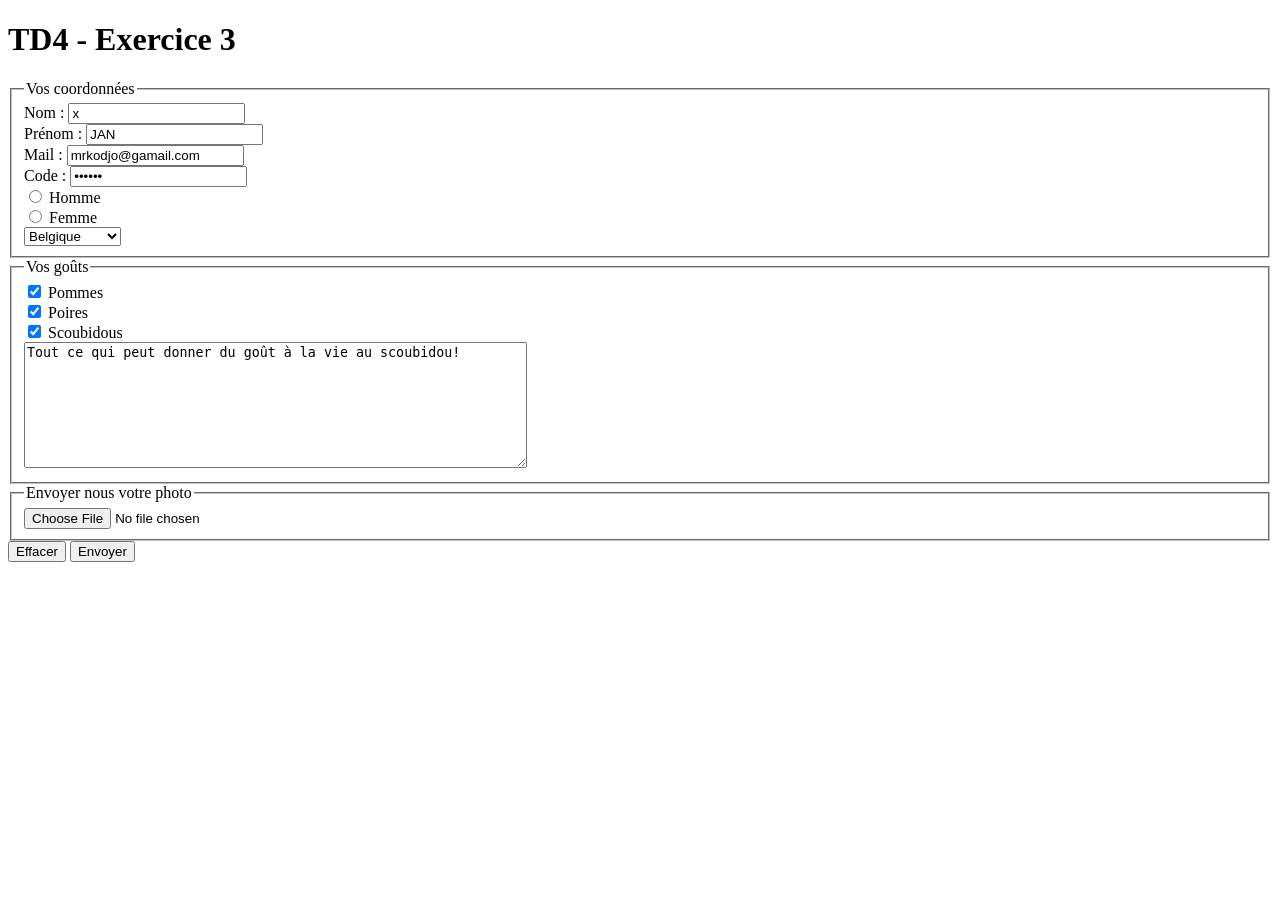
<file: ex.HTML>
<!DOCTYPE html>
<html lang="fr">
<head>
    <meta charset="UTF-8">
    <title>TD4 - Exercice 3</title>
</head>
<body>

<h1>TD4 - Exercice 3</h1>

<form action="#" method="post" enctype="multipart/form-data">

    <fieldset>
        <legend>Vos coordonnées</legend>

        <label for="coordNom">Nom :</label>
        <input type="text" id="x" name="x" value="x"><br>

        <label for="prenom">Prénom :</label>
        <input type="text" id="prenom" name="prenom" value="JAN"><br>

        <label for="mail">Mail :</label>
        <input type="email" id="mail" name="mail" value="mrkodjo@gamail.com"><br>

        <label for="code">Code :</label>
        <input type="password" id="code" name="code" value="******"><br>

        <input type="radio" id="homme" name="genre" value="homme">
        <label for="homme">Homme</label><br>

        <input type="radio" id="femme" name="genre" value="femme">
        <label for="femme">Femme</label><br>

        <select name="nationalite">
            <option value="belgique">Belgique</option>
            <option value="cote-divoire">Côte d'Ivoire</option>
            <option value="france">France</option>
        </select>
    </fieldset>

    <fieldset>
        <legend>Vos goûts</legend>

        <input type="checkbox" id="pommes" name="gouts" value="pommes" checked>
        <label for="pommes">Pommes</label><br>

        <input type="checkbox" id="poires" name="gouts" value="poires" checked>
        <label for="poires">Poires</label><br>

        <input type="checkbox" id="scoubidous" name="gouts" value="scoubidous" checked>
        <label for="scoubidous">Scoubidous</label><br>

        <textarea name="description" rows="8" cols="60">Tout ce qui peut donner du goût à la vie au scoubidou!</textarea>
    </fieldset>

    <fieldset>
        <legend>Envoyer nous votre photo</legend>
        <input type="file" name="photo">
    </fieldset>

    <input type="reset" value="Effacer">
    <input type="submit" value="Envoyer">
</form>

</body>
</html>
</file>
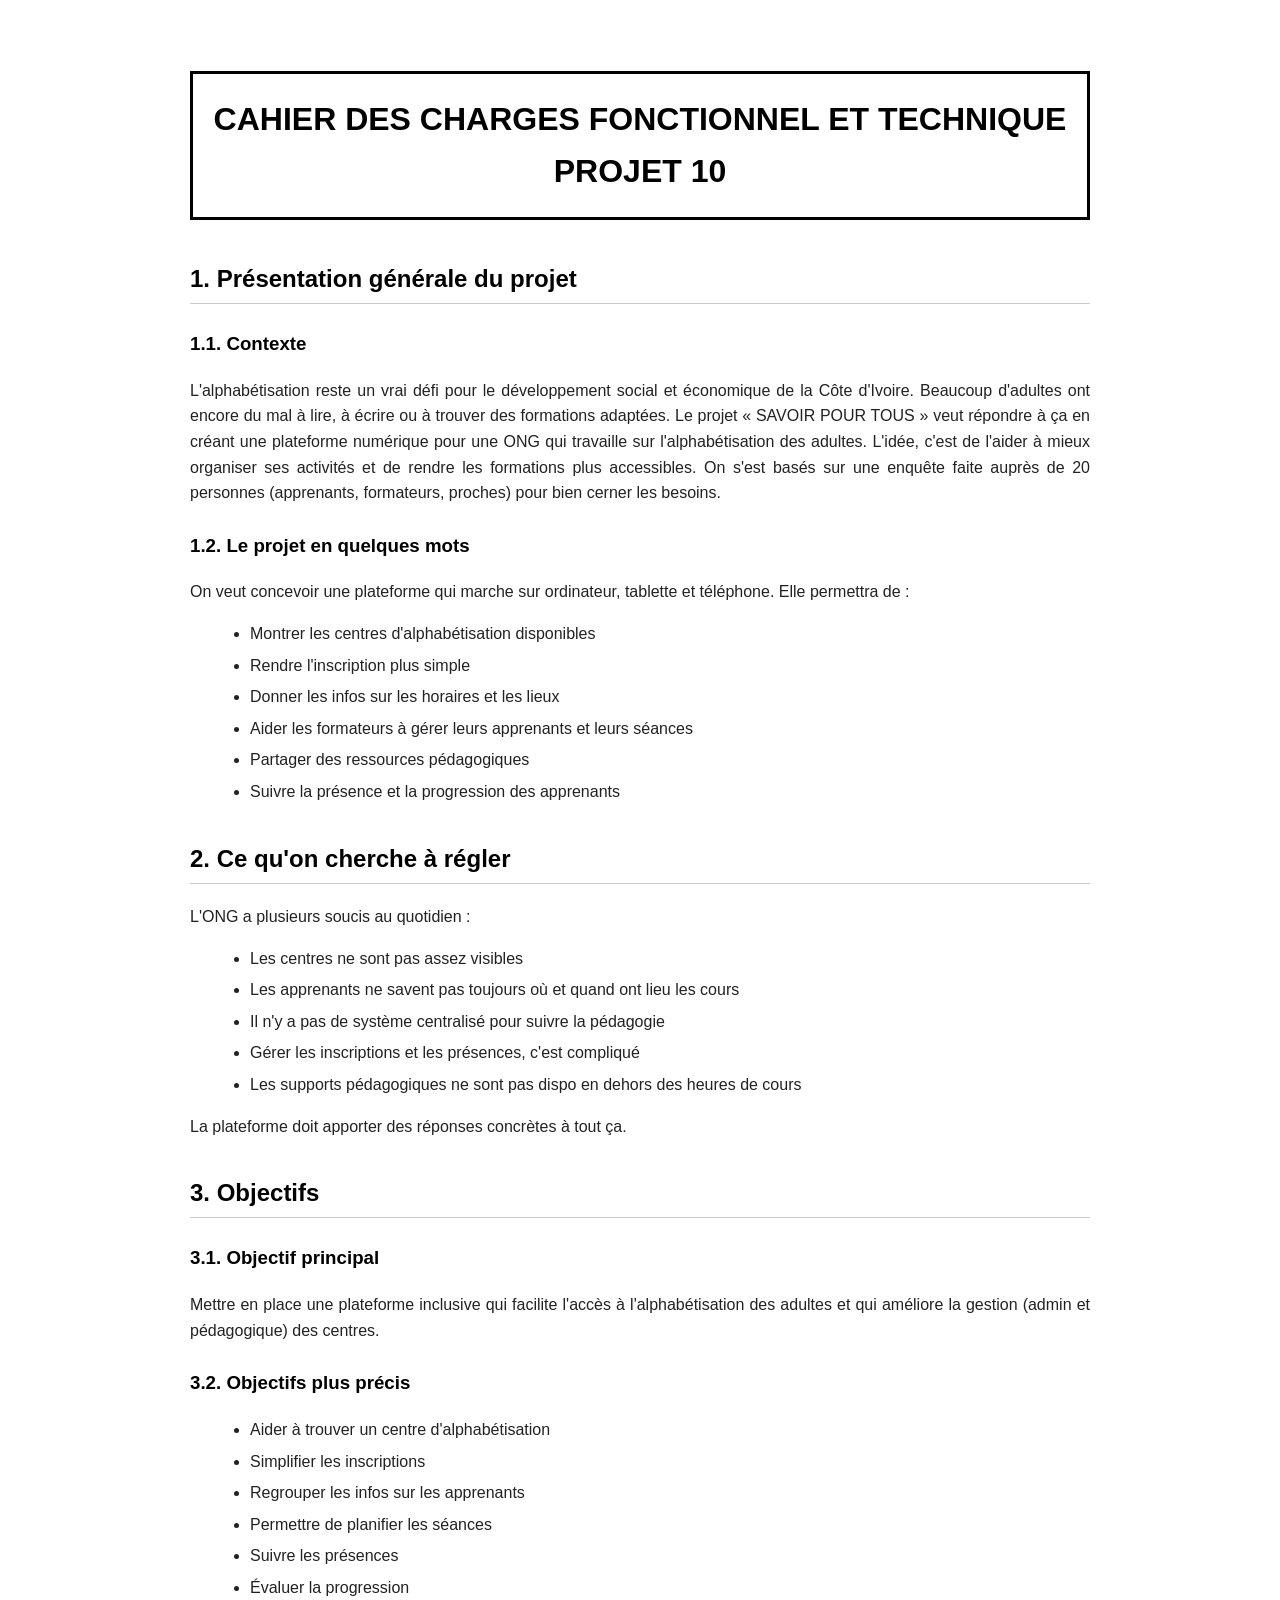
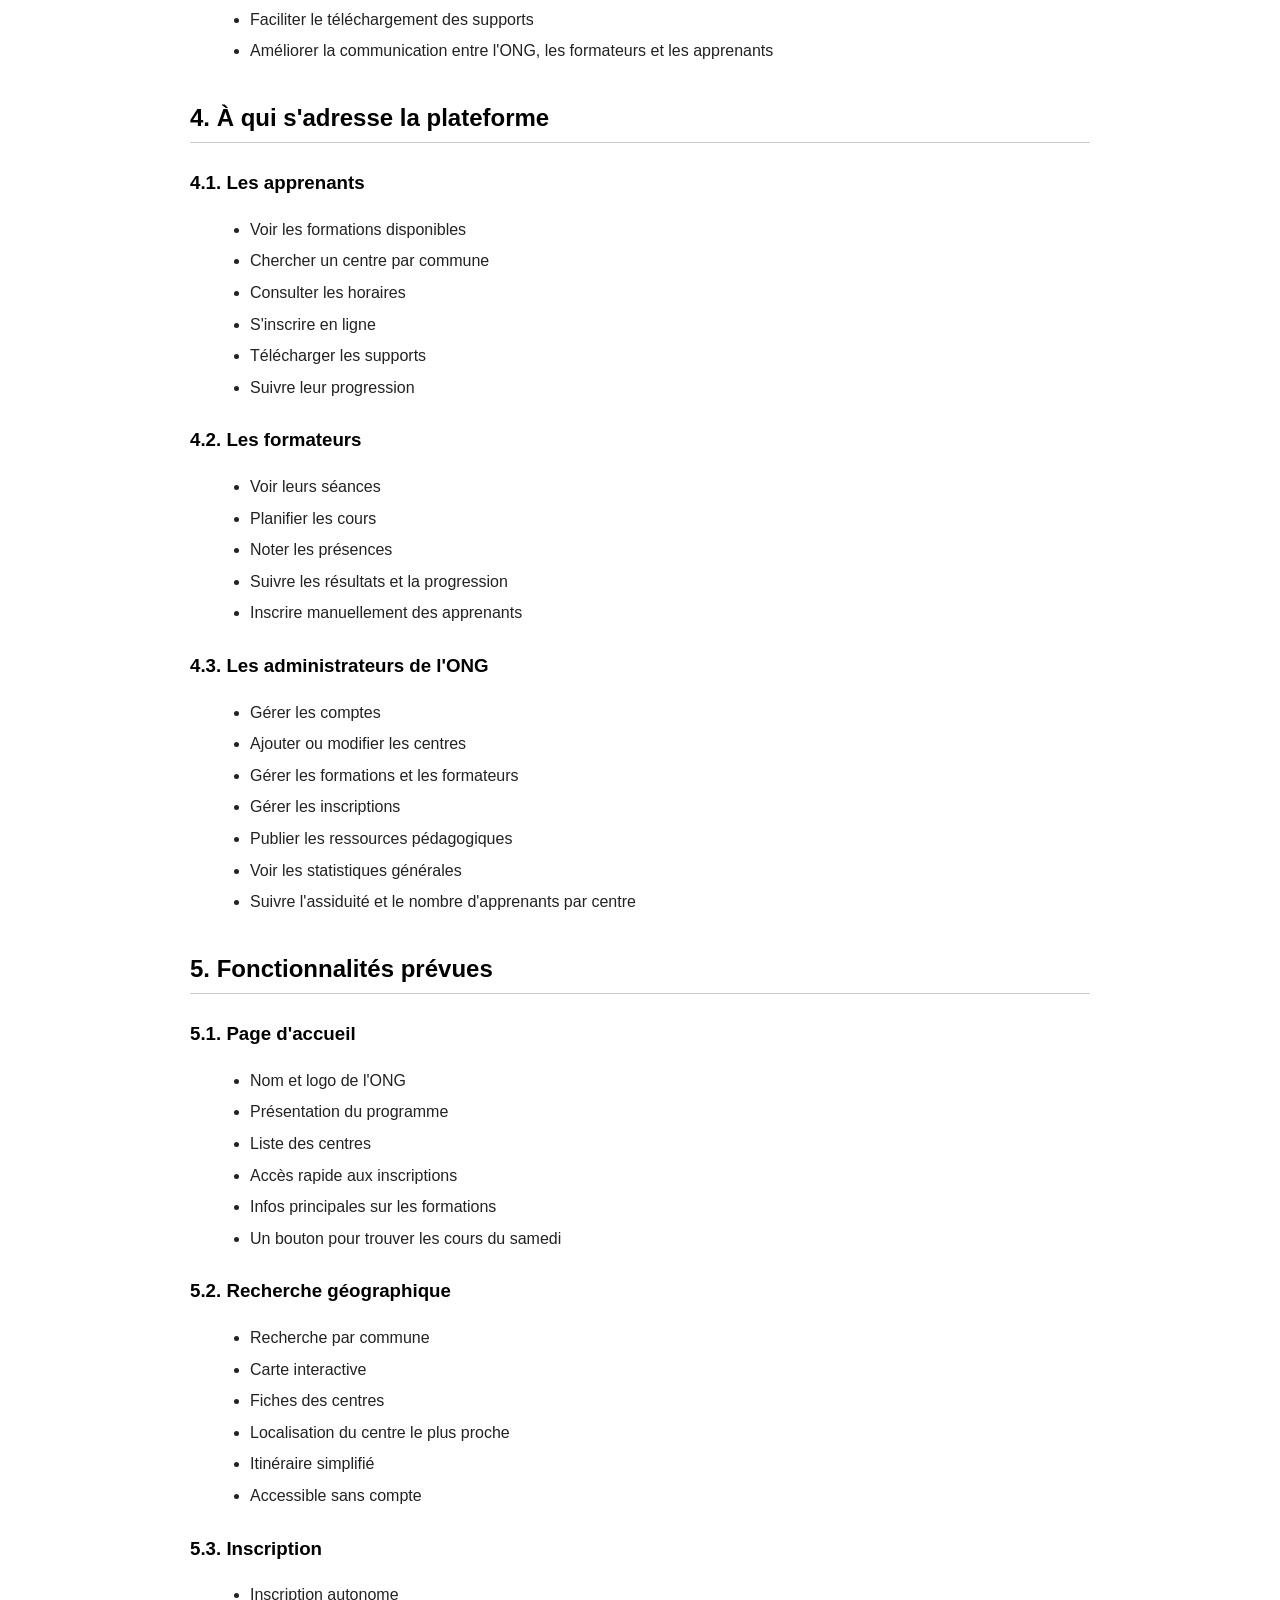
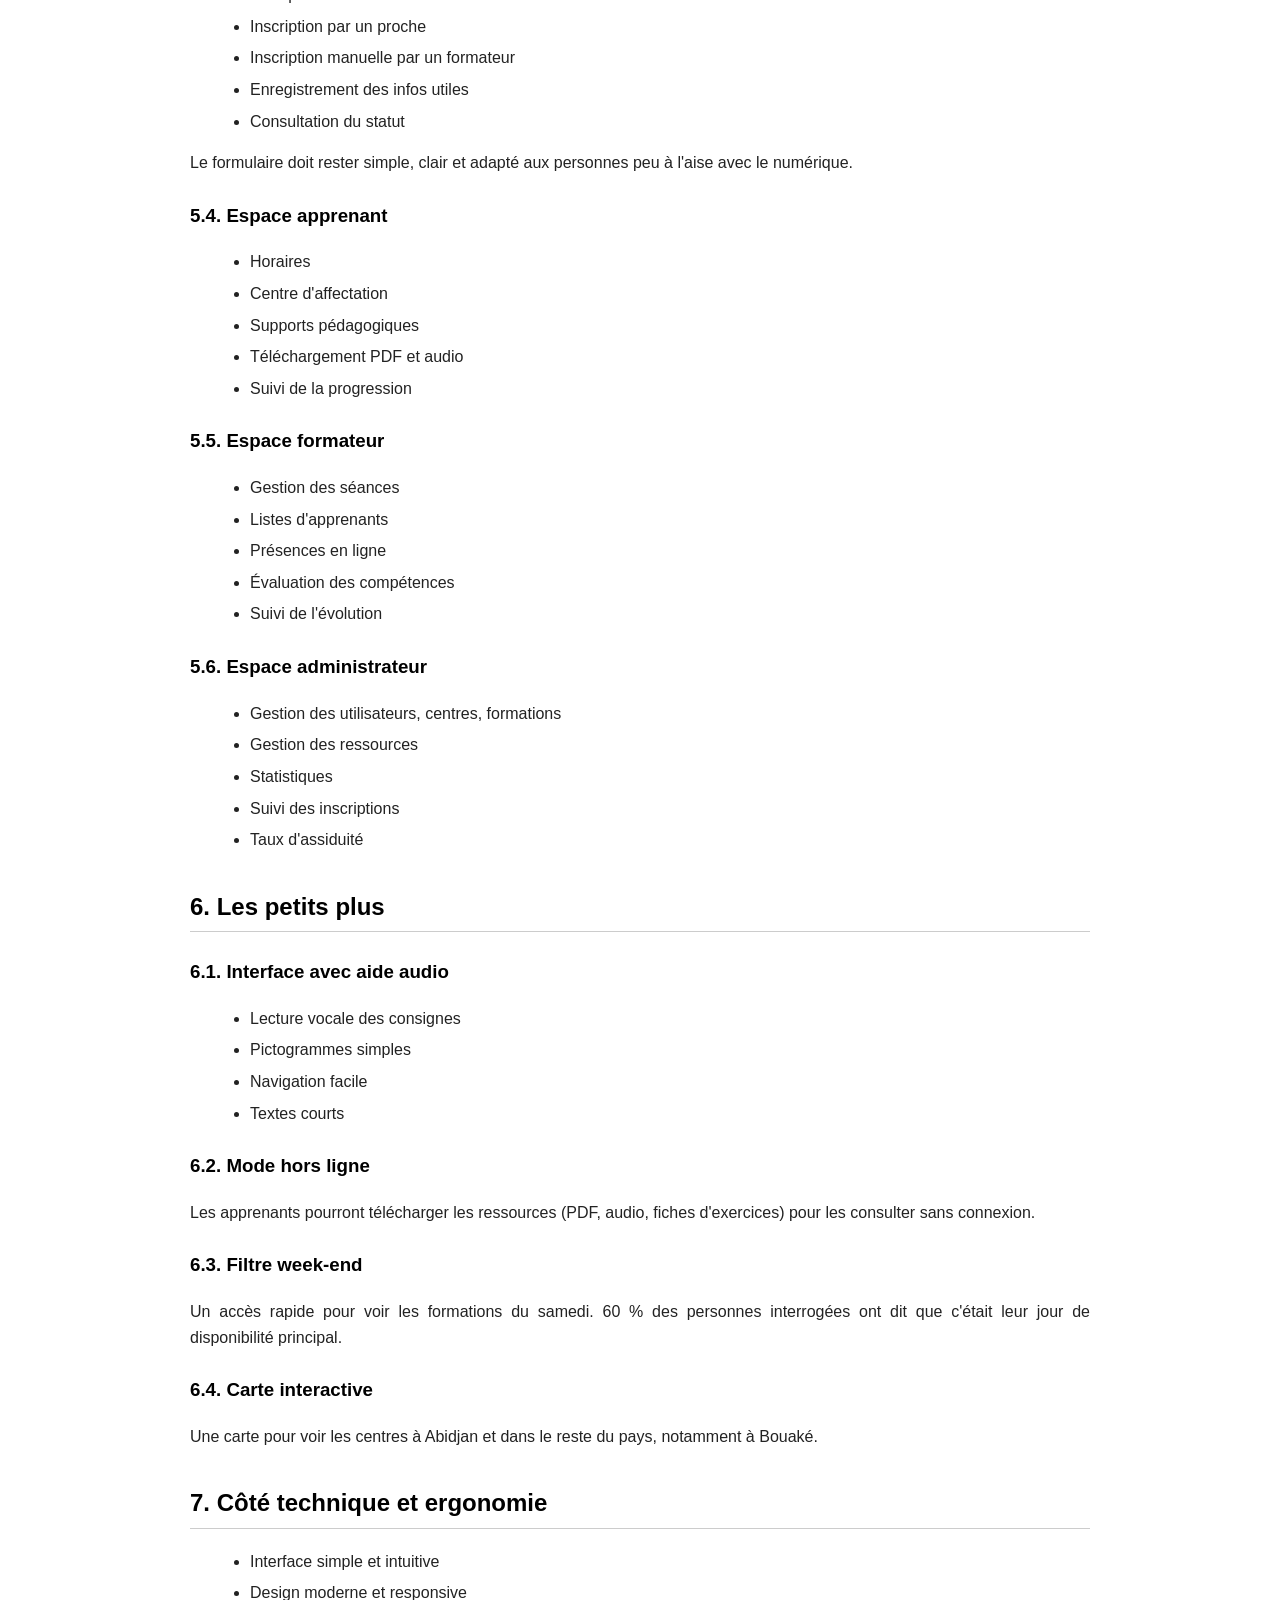
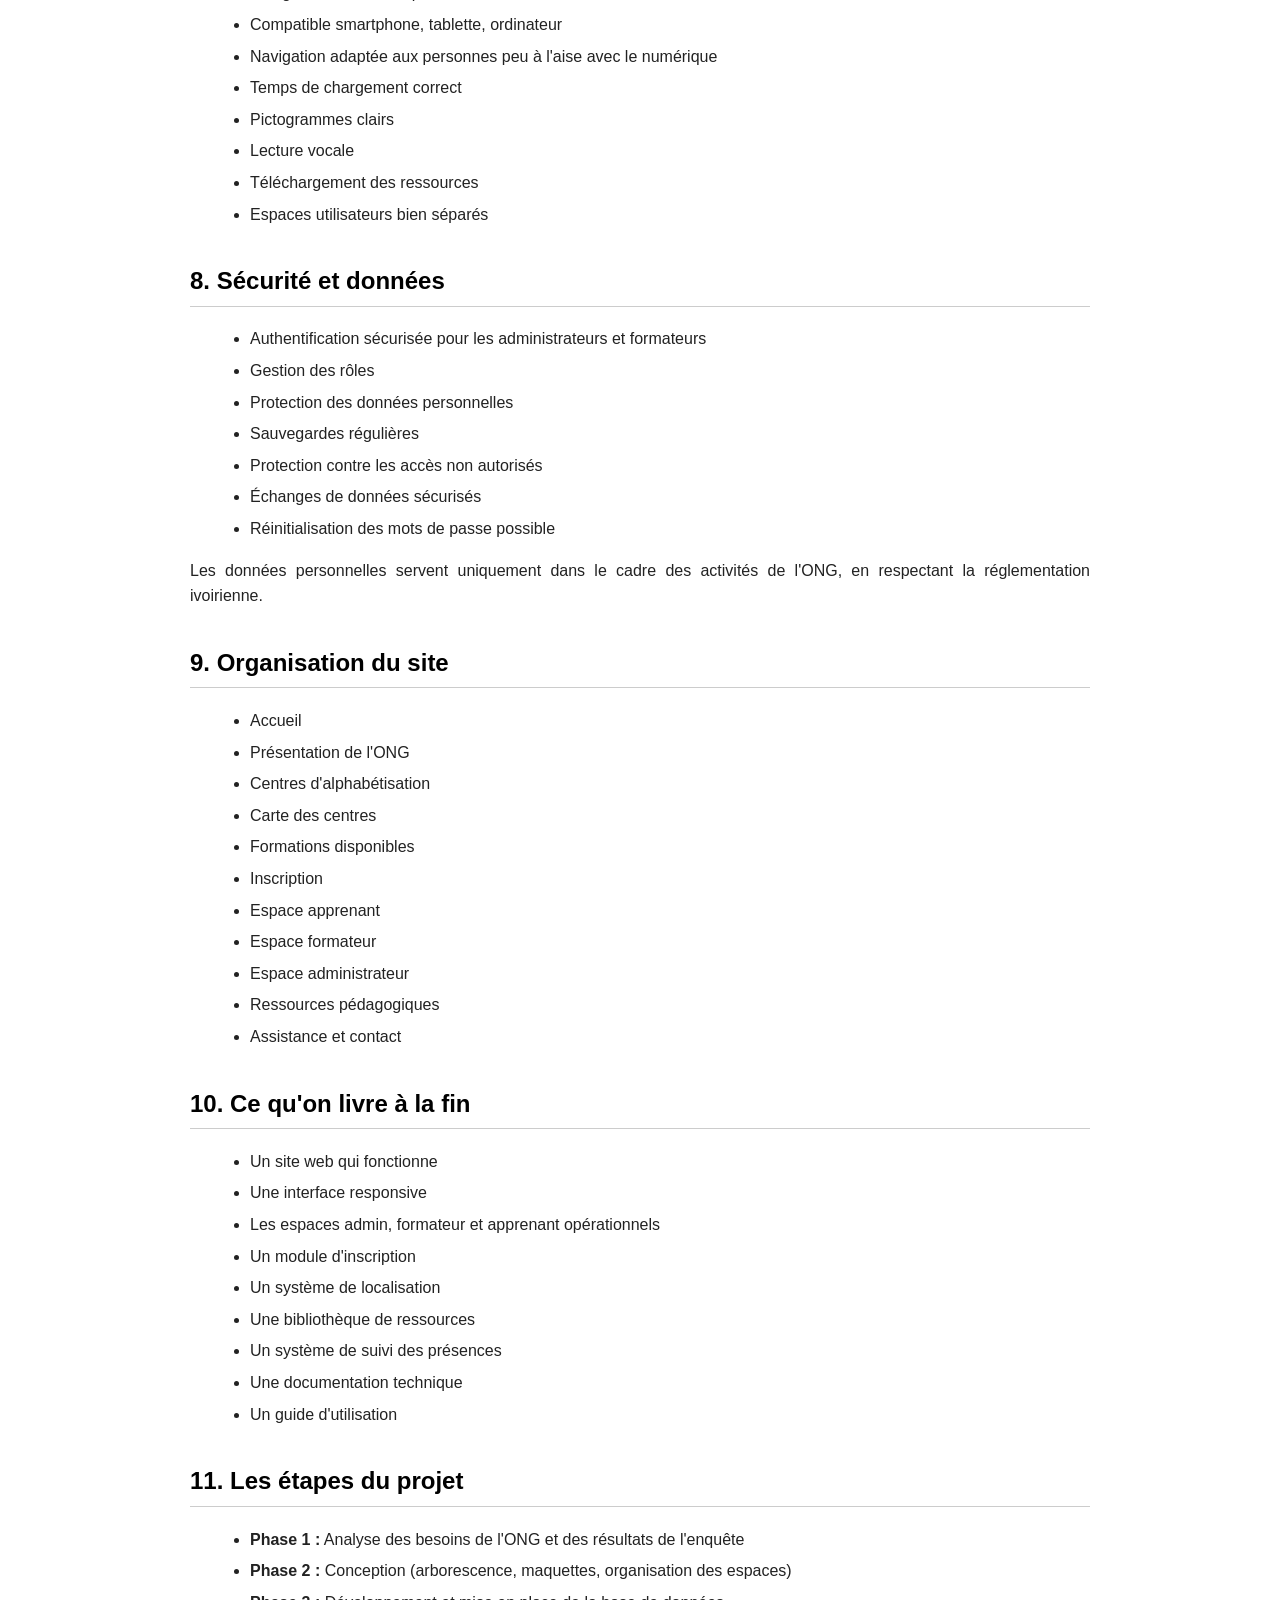
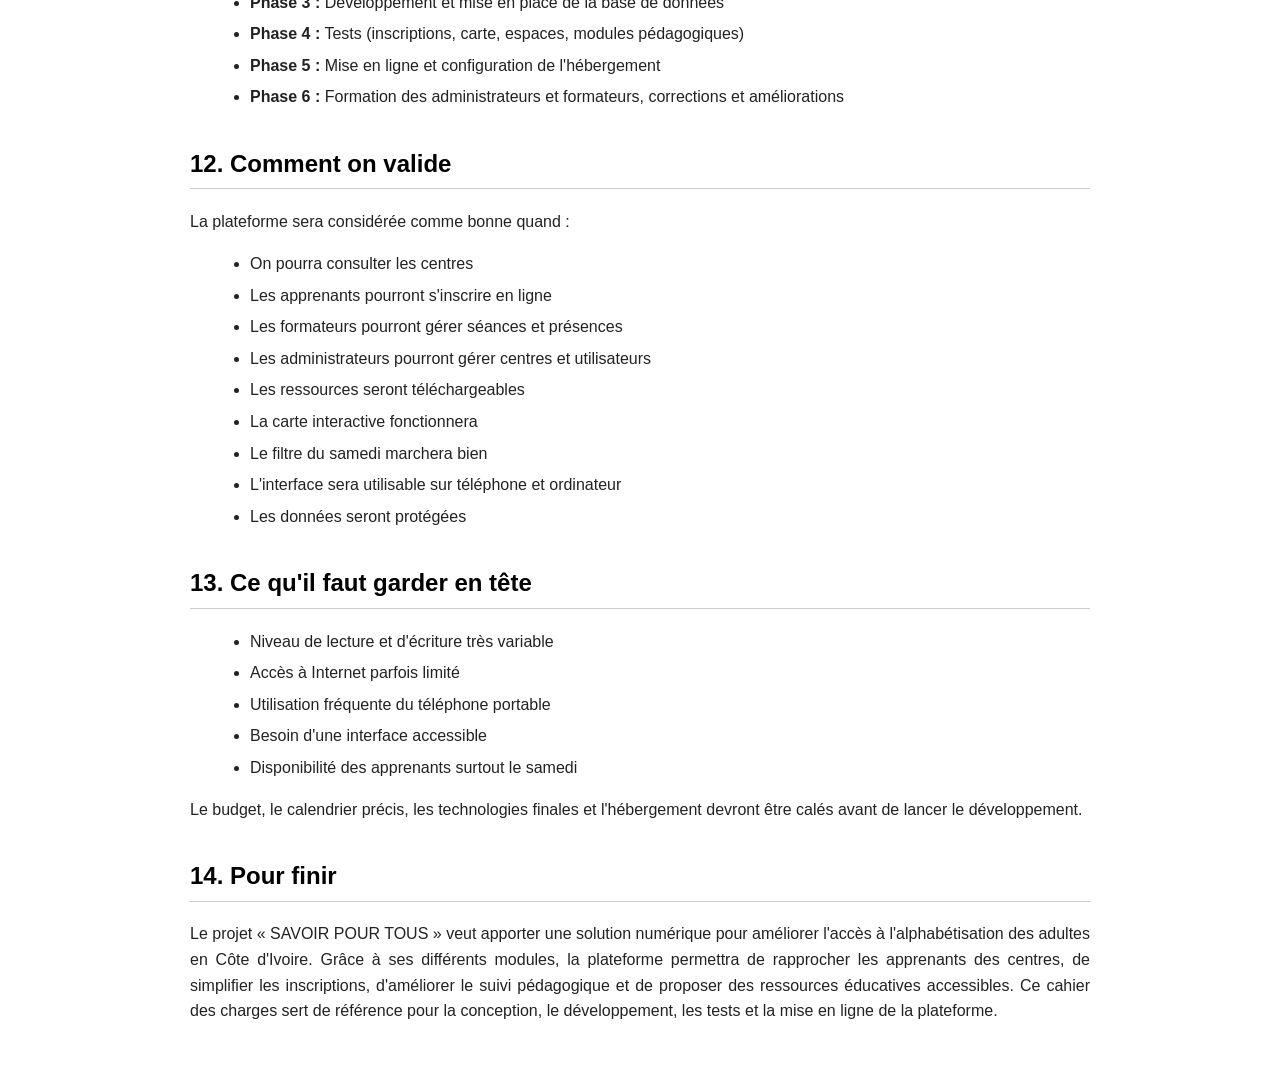
<file: mike.html>
<!DOCTYPE html>
<html lang="fr">
<head>
    <meta charset="UTF-8">
    <meta name="viewport" content="width=device-width, initial-scale=1.0">
    <title>Cahier des charges - Projet 10</title>
    <style>
        body {
            font-family: Arial, sans-serif;
            line-height: 1.6;
            max-width: 900px;
            margin: 30px auto;
            padding: 20px;
            color: #222;
            background: #fff;
        }
        h1 {
            border: 3px solid #000;
            padding: 20px;
            text-align: center;
            color: #000;
            margin-bottom: 40px;
        }
        h2 {
            color: #000;
            border-bottom: 1px solid #ccc;
            padding-bottom: 5px;
            margin-top: 35px;
        }
        h3 {
            color: #000;
            margin-top: 25px;
        }
        ul {
            margin-left: 20px;
        }
        li {
            margin-bottom: 6px;
        }
        p {
            text-align: justify;
        }
    </style>
</head>
<body>

    <h1>CAHIER DES CHARGES FONCTIONNEL ET TECHNIQUE<br>PROJET 10</h1>

    <h2>1. Présentation générale du projet</h2>

    <h3>1.1. Contexte</h3>
    <p>
        L'alphabétisation reste un vrai défi pour le développement social et économique de la Côte d'Ivoire.
        Beaucoup d'adultes ont encore du mal à lire, à écrire ou à trouver des formations adaptées.
        Le projet « SAVOIR POUR TOUS » veut répondre à ça en créant une plateforme numérique pour une ONG qui travaille sur l'alphabétisation des adultes. L'idée, c'est de l'aider à mieux organiser ses activités et de rendre les formations plus accessibles.
        On s'est basés sur une enquête faite auprès de 20 personnes (apprenants, formateurs, proches) pour bien cerner les besoins.
    </p>

    <h3>1.2. Le projet en quelques mots</h3>
    <p>
        On veut concevoir une plateforme qui marche sur ordinateur, tablette et téléphone.
        Elle permettra de :
    </p>
    <ul>
        <li>Montrer les centres d'alphabétisation disponibles</li>
        <li>Rendre l'inscription plus simple</li>
        <li>Donner les infos sur les horaires et les lieux</li>
        <li>Aider les formateurs à gérer leurs apprenants et leurs séances</li>
        <li>Partager des ressources pédagogiques</li>
        <li>Suivre la présence et la progression des apprenants</li>
    </ul>

    <h2>2. Ce qu'on cherche à régler</h2>
    <p>L'ONG a plusieurs soucis au quotidien :</p>
    <ul>
        <li>Les centres ne sont pas assez visibles</li>
        <li>Les apprenants ne savent pas toujours où et quand ont lieu les cours</li>
        <li>Il n'y a pas de système centralisé pour suivre la pédagogie</li>
        <li>Gérer les inscriptions et les présences, c'est compliqué</li>
        <li>Les supports pédagogiques ne sont pas dispo en dehors des heures de cours</li>
    </ul>
    <p>La plateforme doit apporter des réponses concrètes à tout ça.</p>

    <h2>3. Objectifs</h2>

    <h3>3.1. Objectif principal</h3>
    <p>
        Mettre en place une plateforme inclusive qui facilite l'accès à l'alphabétisation des adultes et qui améliore la gestion (admin et pédagogique) des centres.
    </p>

    <h3>3.2. Objectifs plus précis</h3>
    <ul>
        <li>Aider à trouver un centre d'alphabétisation</li>
        <li>Simplifier les inscriptions</li>
        <li>Regrouper les infos sur les apprenants</li>
        <li>Permettre de planifier les séances</li>
        <li>Suivre les présences</li>
        <li>Évaluer la progression</li>
        <li>Faciliter le téléchargement des supports</li>
        <li>Améliorer la communication entre l'ONG, les formateurs et les apprenants</li>
    </ul>

    <h2>4. À qui s'adresse la plateforme</h2>

    <h3>4.1. Les apprenants</h3>
    <ul>
        <li>Voir les formations disponibles</li>
        <li>Chercher un centre par commune</li>
        <li>Consulter les horaires</li>
        <li>S'inscrire en ligne</li>
        <li>Télécharger les supports</li>
        <li>Suivre leur progression</li>
    </ul>

    <h3>4.2. Les formateurs</h3>
    <ul>
        <li>Voir leurs séances</li>
        <li>Planifier les cours</li>
        <li>Noter les présences</li>
        <li>Suivre les résultats et la progression</li>
        <li>Inscrire manuellement des apprenants</li>
    </ul>

    <h3>4.3. Les administrateurs de l'ONG</h3>
    <ul>
        <li>Gérer les comptes</li>
        <li>Ajouter ou modifier les centres</li>
        <li>Gérer les formations et les formateurs</li>
        <li>Gérer les inscriptions</li>
        <li>Publier les ressources pédagogiques</li>
        <li>Voir les statistiques générales</li>
        <li>Suivre l'assiduité et le nombre d'apprenants par centre</li>
    </ul>

    <h2>5. Fonctionnalités prévues</h2>

    <h3>5.1. Page d'accueil</h3>
    <ul>
        <li>Nom et logo de l'ONG</li>
        <li>Présentation du programme</li>
        <li>Liste des centres</li>
        <li>Accès rapide aux inscriptions</li>
        <li>Infos principales sur les formations</li>
        <li>Un bouton pour trouver les cours du samedi</li>
    </ul>

    <h3>5.2. Recherche géographique</h3>
    <ul>
        <li>Recherche par commune</li>
        <li>Carte interactive</li>
        <li>Fiches des centres</li>
        <li>Localisation du centre le plus proche</li>
        <li>Itinéraire simplifié</li>
        <li>Accessible sans compte</li>
    </ul>

    <h3>5.3. Inscription</h3>
    <ul>
        <li>Inscription autonome</li>
        <li>Inscription par un proche</li>
        <li>Inscription manuelle par un formateur</li>
        <li>Enregistrement des infos utiles</li>
        <li>Consultation du statut</li>
    </ul>
    <p>Le formulaire doit rester simple, clair et adapté aux personnes peu à l'aise avec le numérique.</p>

    <h3>5.4. Espace apprenant</h3>
    <ul>
        <li>Horaires</li>
        <li>Centre d'affectation</li>
        <li>Supports pédagogiques</li>
        <li>Téléchargement PDF et audio</li>
        <li>Suivi de la progression</li>
    </ul>

    <h3>5.5. Espace formateur</h3>
    <ul>
        <li>Gestion des séances</li>
        <li>Listes d'apprenants</li>
        <li>Présences en ligne</li>
        <li>Évaluation des compétences</li>
        <li>Suivi de l'évolution</li>
    </ul>

    <h3>5.6. Espace administrateur</h3>
    <ul>
        <li>Gestion des utilisateurs, centres, formations</li>
        <li>Gestion des ressources</li>
        <li>Statistiques</li>
        <li>Suivi des inscriptions</li>
        <li>Taux d'assiduité</li>
    </ul>

    <h2>6. Les petits plus</h2>

    <h3>6.1. Interface avec aide audio</h3>
    <ul>
        <li>Lecture vocale des consignes</li>
        <li>Pictogrammes simples</li>
        <li>Navigation facile</li>
        <li>Textes courts</li>
    </ul>

    <h3>6.2. Mode hors ligne</h3>
    <p>Les apprenants pourront télécharger les ressources (PDF, audio, fiches d'exercices) pour les consulter sans connexion.</p>

    <h3>6.3. Filtre week-end</h3>
    <p>Un accès rapide pour voir les formations du samedi. 60 % des personnes interrogées ont dit que c'était leur jour de disponibilité principal.</p>

    <h3>6.4. Carte interactive</h3>
    <p>Une carte pour voir les centres à Abidjan et dans le reste du pays, notamment à Bouaké.</p>

    <h2>7. Côté technique et ergonomie</h2>
    <ul>
        <li>Interface simple et intuitive</li>
        <li>Design moderne et responsive</li>
        <li>Compatible smartphone, tablette, ordinateur</li>
        <li>Navigation adaptée aux personnes peu à l'aise avec le numérique</li>
        <li>Temps de chargement correct</li>
        <li>Pictogrammes clairs</li>
        <li>Lecture vocale</li>
        <li>Téléchargement des ressources</li>
        <li>Espaces utilisateurs bien séparés</li>
    </ul>

    <h2>8. Sécurité et données</h2>
    <ul>
        <li>Authentification sécurisée pour les administrateurs et formateurs</li>
        <li>Gestion des rôles</li>
        <li>Protection des données personnelles</li>
        <li>Sauvegardes régulières</li>
        <li>Protection contre les accès non autorisés</li>
        <li>Échanges de données sécurisés</li>
        <li>Réinitialisation des mots de passe possible</li>
    </ul>
    <p>Les données personnelles servent uniquement dans le cadre des activités de l'ONG, en respectant la réglementation ivoirienne.</p>

    <h2>9. Organisation du site</h2>
    <ul>
        <li>Accueil</li>
        <li>Présentation de l'ONG</li>
        <li>Centres d'alphabétisation</li>
        <li>Carte des centres</li>
        <li>Formations disponibles</li>
        <li>Inscription</li>
        <li>Espace apprenant</li>
        <li>Espace formateur</li>
        <li>Espace administrateur</li>
        <li>Ressources pédagogiques</li>
        <li>Assistance et contact</li>
    </ul>

    <h2>10. Ce qu'on livre à la fin</h2>
    <ul>
        <li>Un site web qui fonctionne</li>
        <li>Une interface responsive</li>
        <li>Les espaces admin, formateur et apprenant opérationnels</li>
        <li>Un module d'inscription</li>
        <li>Un système de localisation</li>
        <li>Une bibliothèque de ressources</li>
        <li>Un système de suivi des présences</li>
        <li>Une documentation technique</li>
        <li>Un guide d'utilisation</li>
    </ul>

    <h2>11. Les étapes du projet</h2>
    <ul>
        <li><strong>Phase 1 :</strong> Analyse des besoins de l'ONG et des résultats de l'enquête</li>
        <li><strong>Phase 2 :</strong> Conception (arborescence, maquettes, organisation des espaces)</li>
        <li><strong>Phase 3 :</strong> Développement et mise en place de la base de données</li>
        <li><strong>Phase 4 :</strong> Tests (inscriptions, carte, espaces, modules pédagogiques)</li>
        <li><strong>Phase 5 :</strong> Mise en ligne et configuration de l'hébergement</li>
        <li><strong>Phase 6 :</strong> Formation des administrateurs et formateurs, corrections et améliorations</li>
    </ul>

    <h2>12. Comment on valide</h2>
    <p>La plateforme sera considérée comme bonne quand :</p>
    <ul>
        <li>On pourra consulter les centres</li>
        <li>Les apprenants pourront s'inscrire en ligne</li>
        <li>Les formateurs pourront gérer séances et présences</li>
        <li>Les administrateurs pourront gérer centres et utilisateurs</li>
        <li>Les ressources seront téléchargeables</li>
        <li>La carte interactive fonctionnera</li>
        <li>Le filtre du samedi marchera bien</li>
        <li>L'interface sera utilisable sur téléphone et ordinateur</li>
        <li>Les données seront protégées</li>
    </ul>

    <h2>13. Ce qu'il faut garder en tête</h2>
    <ul>
        <li>Niveau de lecture et d'écriture très variable</li>
        <li>Accès à Internet parfois limité</li>
        <li>Utilisation fréquente du téléphone portable</li>
        <li>Besoin d'une interface accessible</li>
        <li>Disponibilité des apprenants surtout le samedi</li>
    </ul>
    <p>Le budget, le calendrier précis, les technologies finales et l'hébergement devront être calés avant de lancer le développement.</p>

    <h2>14. Pour finir</h2>
    <p>
        Le projet « SAVOIR POUR TOUS » veut apporter une solution numérique pour améliorer l'accès à l'alphabétisation des adultes en Côte d'Ivoire.
        Grâce à ses différents modules, la plateforme permettra de rapprocher les apprenants des centres, de simplifier les inscriptions, d'améliorer le suivi pédagogique et de proposer des ressources éducatives accessibles.
        Ce cahier des charges sert de référence pour la conception, le développement, les tests et la mise en ligne de la plateforme.
    </p>

</body>
</html>
</file>
